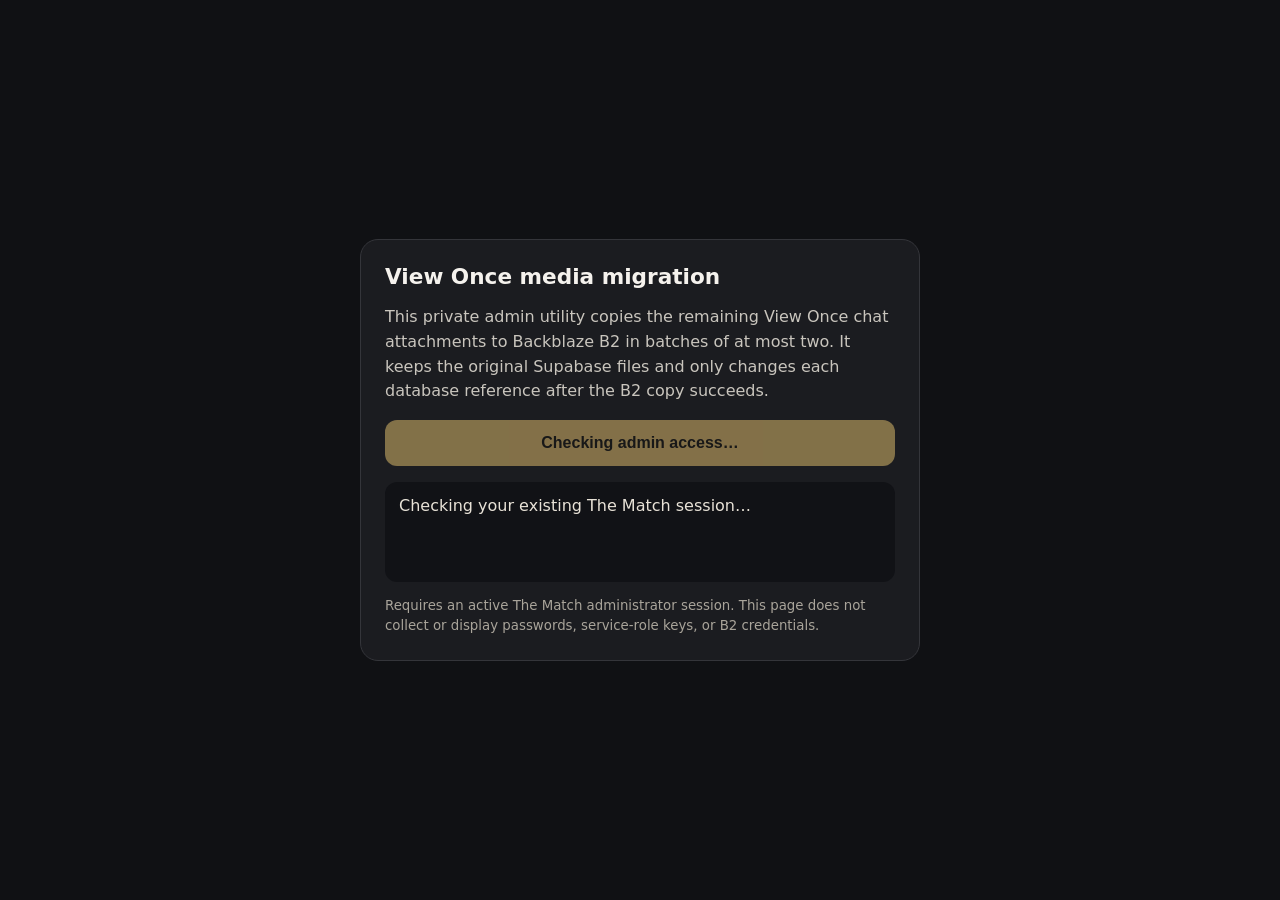
<file: b2-view-once-migration.html>
<!doctype html>
<html lang="en">
<head>
<meta charset="utf-8">
<meta name="viewport" content="width=device-width, initial-scale=1">
<title>The Match — View Once B2 migration</title>
<style>
:root{color-scheme:dark;font-family:system-ui,-apple-system,Segoe UI,sans-serif;background:#101114;color:#f5f2ed}
body{margin:0;min-height:100vh;display:grid;place-items:center;padding:20px;box-sizing:border-box}
main{width:min(100%,560px);background:#1b1c20;border:1px solid #34353a;border-radius:18px;padding:24px;box-sizing:border-box}
h1{font-size:1.35rem;margin:0 0 8px}p{color:#c9c5bd;line-height:1.55}
button{width:100%;padding:14px 18px;border:0;border-radius:12px;background:#d8b66a;color:#171512;font-weight:700;font-size:1rem}
button:disabled{opacity:.55}
#status{white-space:pre-wrap;background:#111216;border-radius:12px;padding:14px;min-height:72px;margin-top:16px;color:#e8e2d7}
small{display:block;color:#a9a49a;margin-top:14px;line-height:1.5}
</style>
</head>
<body>
<main>
<h1>View Once media migration</h1>
<p>This private admin utility copies the remaining View Once chat attachments to Backblaze B2 in batches of at most two. It keeps the original Supabase files and only changes each database reference after the B2 copy succeeds.</p>
<button id="start" disabled>Checking admin access…</button>
<div id="status" role="status">Checking your existing The Match session…</div>
<small>Requires an active The Match administrator session. This page does not collect or display passwords, service-role keys, or B2 credentials.</small>
</main>
<script type="module">
import { createClient } from "https://esm.sh/@supabase/supabase-js@2";
const SUPABASE_URL = "https://rxbdmgzmwhjnkcclyrcq.supabase.co";
const SUPABASE_PUBLISHABLE_KEY = "sb_publishable_5OirCmy8L5n3isPvi-P0w_Dgeb13U_";
const supabase = createClient(SUPABASE_URL, SUPABASE_PUBLISHABLE_KEY, {
  auth: { storageKey: "sb-rxbdmgzmwhjnkcclyrcq-auth-token", persistSession: true, autoRefreshToken: true }
});
const button = document.getElementById("start");
const status = document.getElementById("status");
function show(message){ status.textContent = message; }
async function initialize(){
  const { data: { session }, error: sessionError } = await supabase.auth.getSession();
  if(sessionError || !session){ button.textContent="Sign in to The Match first"; show("No active The Match session was found in this browser. Sign in to The Match, then reopen this page."); return; }
  const { data: isAdmin, error } = await supabase.rpc("is_match_admin");
  if(error || isAdmin !== true){ button.textContent="Administrator access required"; show("This account is not authorized to run media migration."); return; }
  button.disabled=false;
  button.textContent="Migrate remaining View Once files";
  show("Administrator session verified. Original Supabase files will be retained.");
}
button.addEventListener("click", async ()=>{
  button.disabled=true;
  let total=0;
  const reports=[];
  try{
    for(let batch=1;batch<=10;batch++){
      show("Running View Once batch "+batch+"…\n"+reports.join("\n"));
      const { data, error } = await supabase.functions.invoke("b2-media-migrate", {
        body:{category:"chat_media",limit:2,includeViewOnce:true}
      });
      if(error){
        let detail=error.message || "Migration request failed.";
        if(error.context){ try{ const body=await error.context.json(); detail=body.error || JSON.stringify(body); }catch{} }
        throw new Error(detail);
      }
      if(!data || data.failed>0 || data.success!==true){
        throw new Error((data?.failures || []).join("\n") || "The worker reported an unsuccessful batch.");
      }
      total += Number(data.migrated || 0);
      reports.push("Batch "+batch+": "+data.migrated+" copied; "+data.remaining+" remaining.");
      show("Migrated "+total+" View Once file(s).\n"+reports.join("\n"));
      if(data.remaining===0){ show("Completed successfully. "+total+" View Once file(s) now reference B2. Original Supabase files were retained.\n"+reports.join("\n")); return; }
      if(data.processed===0 || data.migrated===0){ throw new Error("No progress was made; stopped safely for review."); }
    }
    show("Stopped after the safety limit of 10 batches. Migrated "+total+" file(s).\n"+reports.join("\n"));
  }catch(error){
    show("Stopped safely. Migrated "+total+" file(s) before the issue.\n"+(error instanceof Error?error.message:"Unknown error")+"\n"+reports.join("\n")+"\nOriginal Supabase files were retained.");
  }finally{
    button.disabled=false;
    button.textContent="Run migration again";
  }
});
initialize();
</script>
</body>
</html>
</file>
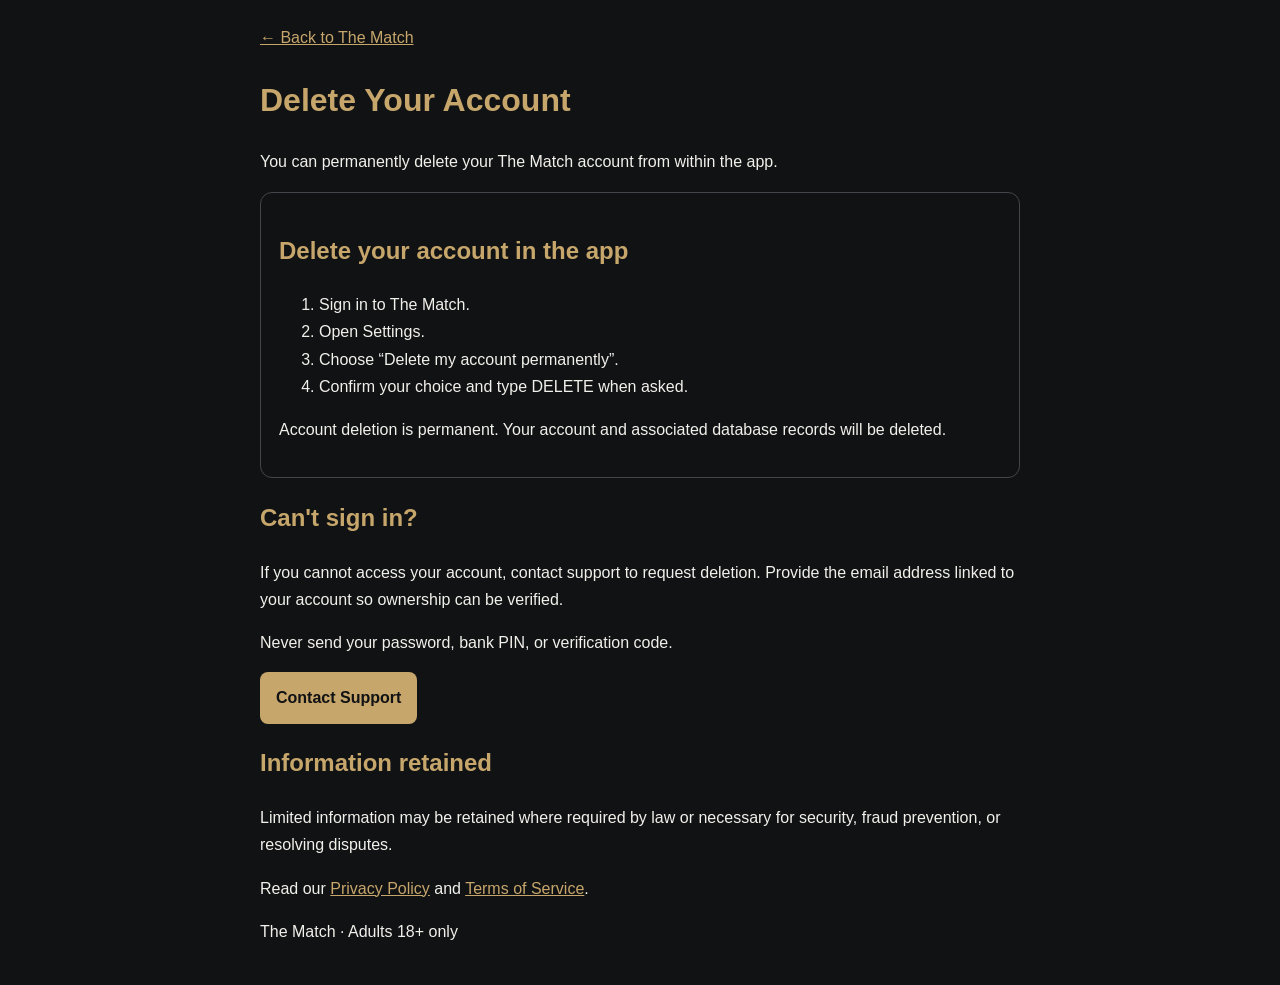
<file: delete-account.html>
<!DOCTYPE html>
<html lang="en">
<head>
  <meta charset="UTF-8">
  <meta name="viewport" content="width=device-width, initial-scale=1">
  <meta name="theme-color" content="#111214">
  <title>Delete Account | The Match</title>
  <style>
    body {
      margin: 0;
      padding: 24px 18px;
      background: #111214;
      color: #f2f0eb;
      font: 16px/1.7 Arial, sans-serif;
    }
    main { max-width: 760px; margin: auto; }
    h1, h2, a { color: #c6a66b; }
    .card {
      padding: 18px;
      border: 1px solid #45464b;
      border-radius: 12px;
    }
    .button {
      display: inline-block;
      padding: 12px 16px;
      background: #c6a66b;
      color: #111214;
      border-radius: 8px;
      font-weight: bold;
      text-decoration: none;
    }
  </style>
</head>
<body>
<main>
  <a href="/">← Back to The Match</a>
  <h1>Delete Your Account</h1>

  <p>You can permanently delete your The Match account
  from within the app.</p>

  <div class="card">
    <h2>Delete your account in the app</h2>
    <ol>
      <li>Sign in to The Match.</li>
      <li>Open Settings.</li>
      <li>Choose “Delete my account permanently”.</li>
      <li>Confirm your choice and type DELETE when asked.</li>
    </ol>
    <p>Account deletion is permanent. Your account and
    associated database records will be deleted.</p>
  </div>

  <h2>Can't sign in?</h2>
  <p>If you cannot access your account, contact support
  to request deletion. Provide the email address linked
  to your account so ownership can be verified.</p>
  <p>Never send your password, bank PIN, or verification code.</p>

  <a class="button"
     href="https://wa.me/message/5LB77KW7QGYSJ1"
     target="_blank"
     rel="noopener noreferrer">
    Contact Support
  </a>

  <h2>Information retained</h2>
  <p>Limited information may be retained where required
  by law or necessary for security, fraud prevention,
  or resolving disputes.</p>

  <p>Read our <a href="/privacy.html">Privacy Policy</a>
  and <a href="/terms.html">Terms of Service</a>.</p>
  <p>The Match · Adults 18+ only</p>
</main>
</body>
</html>
</file>
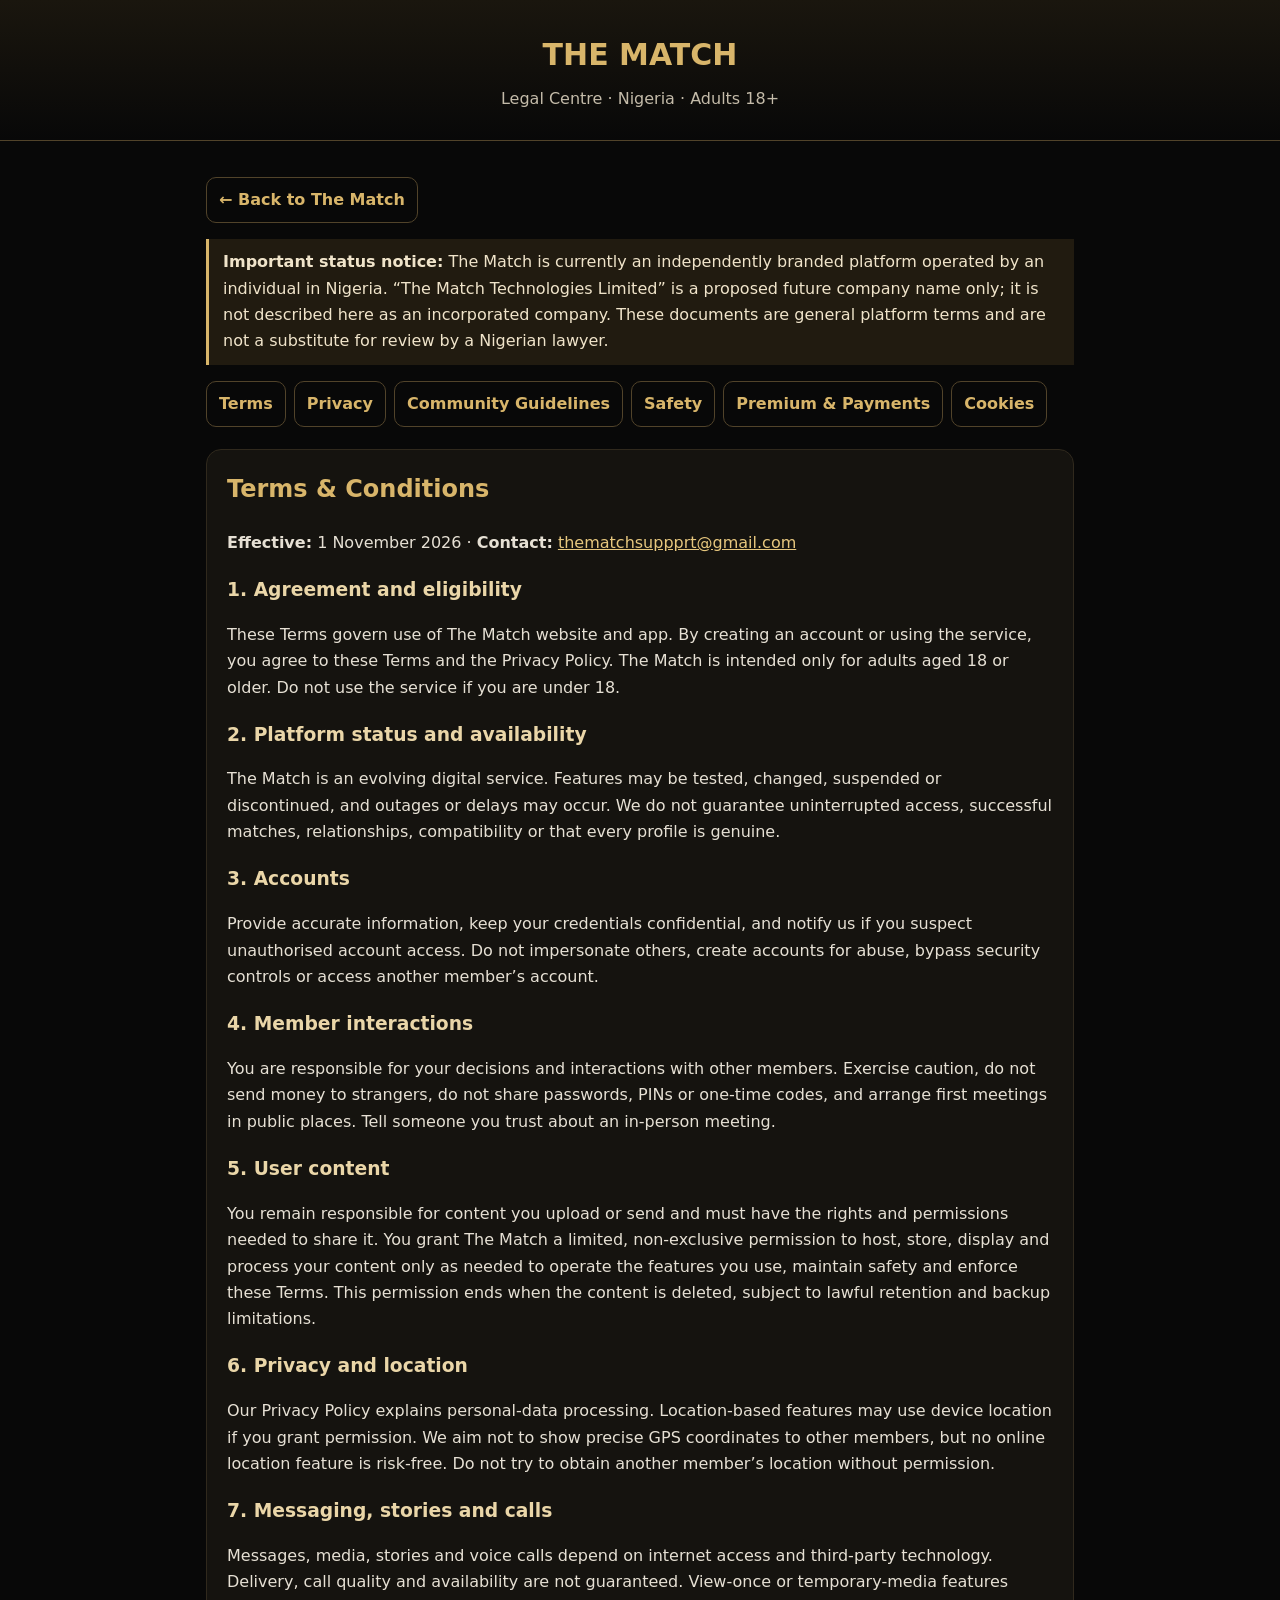
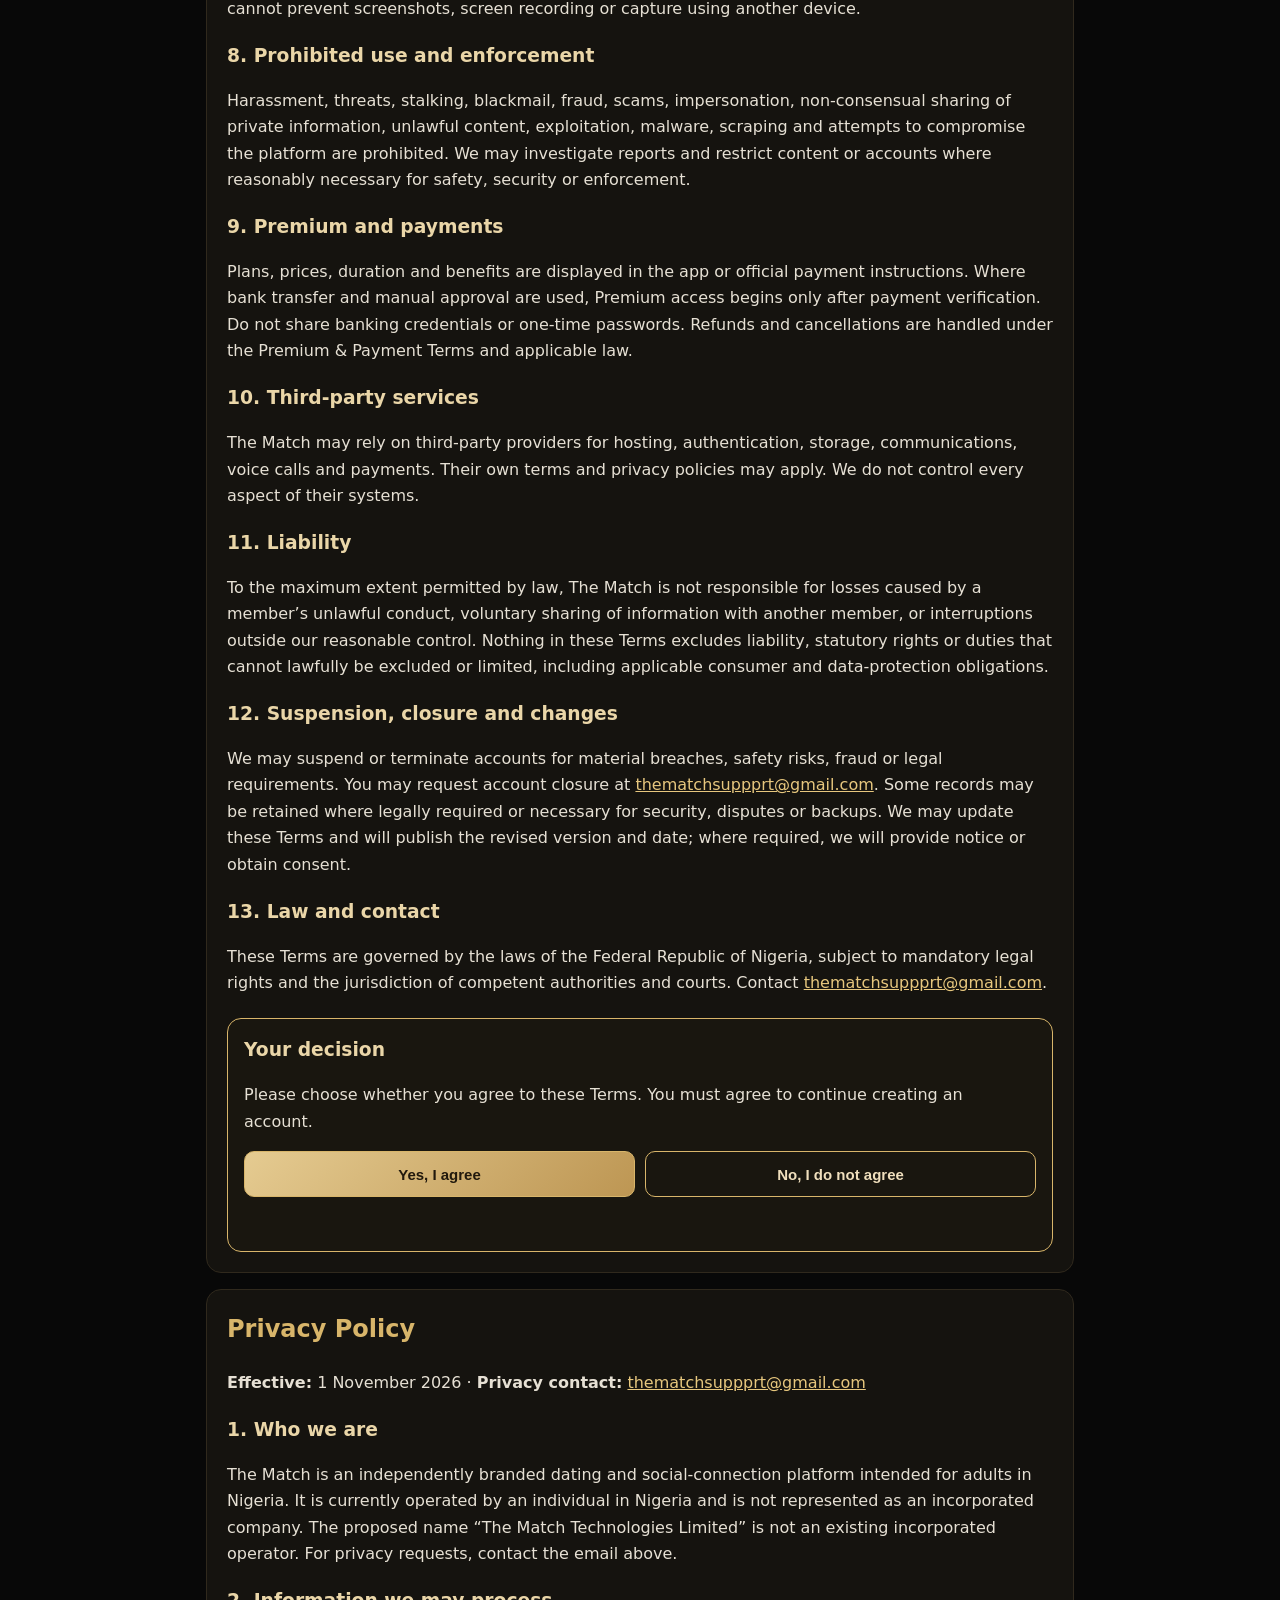
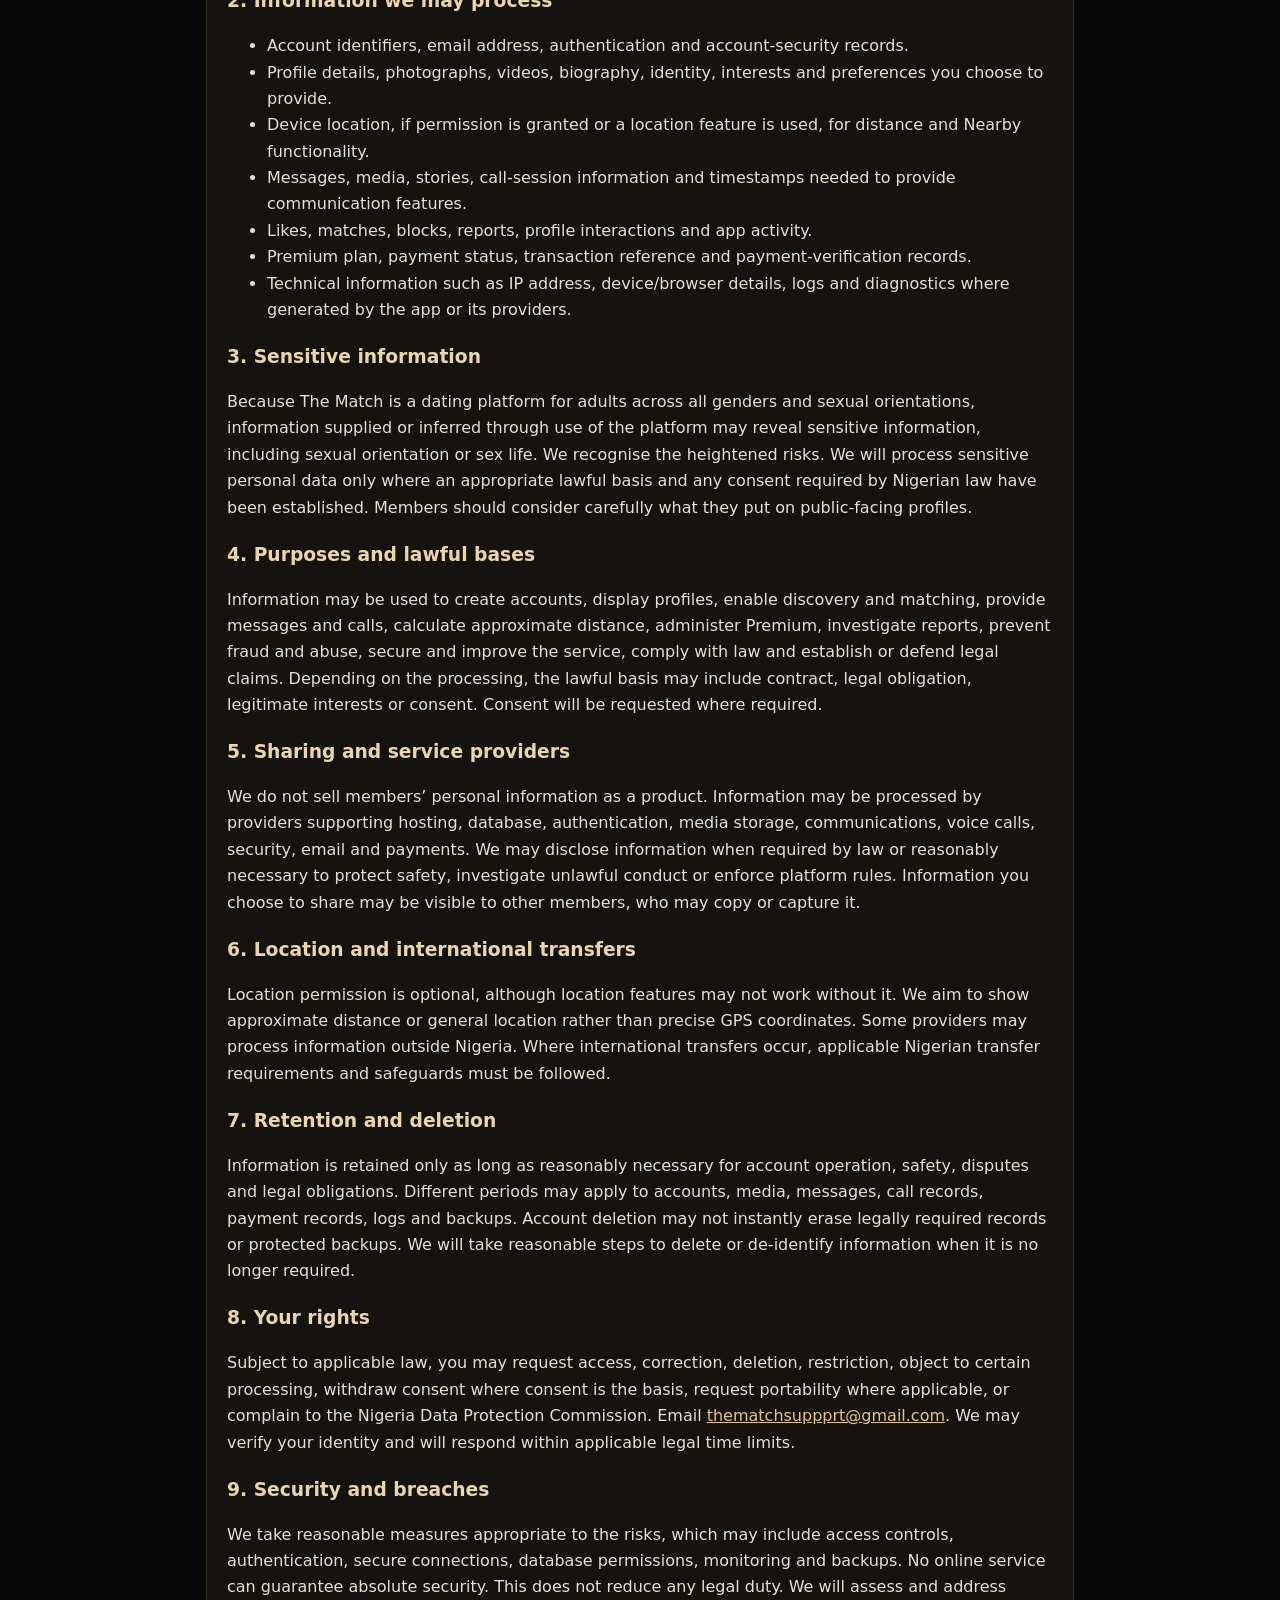
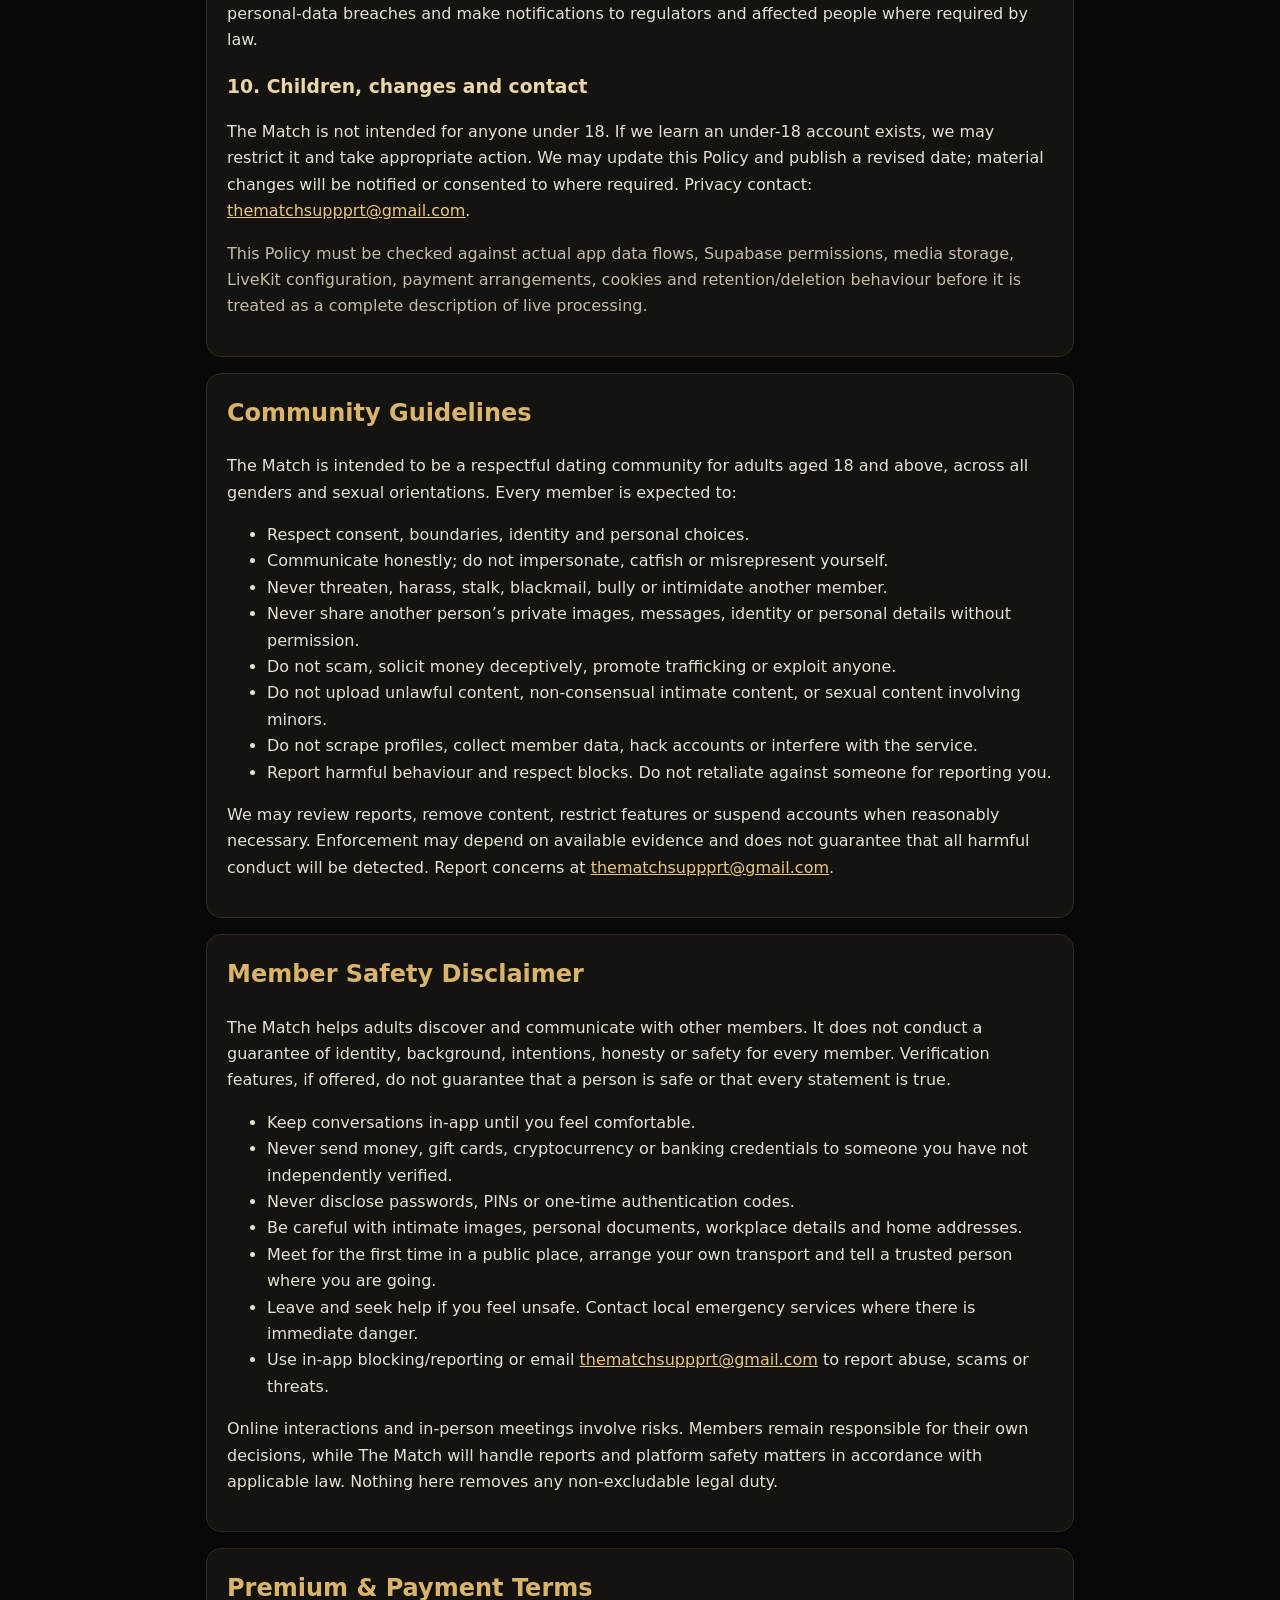
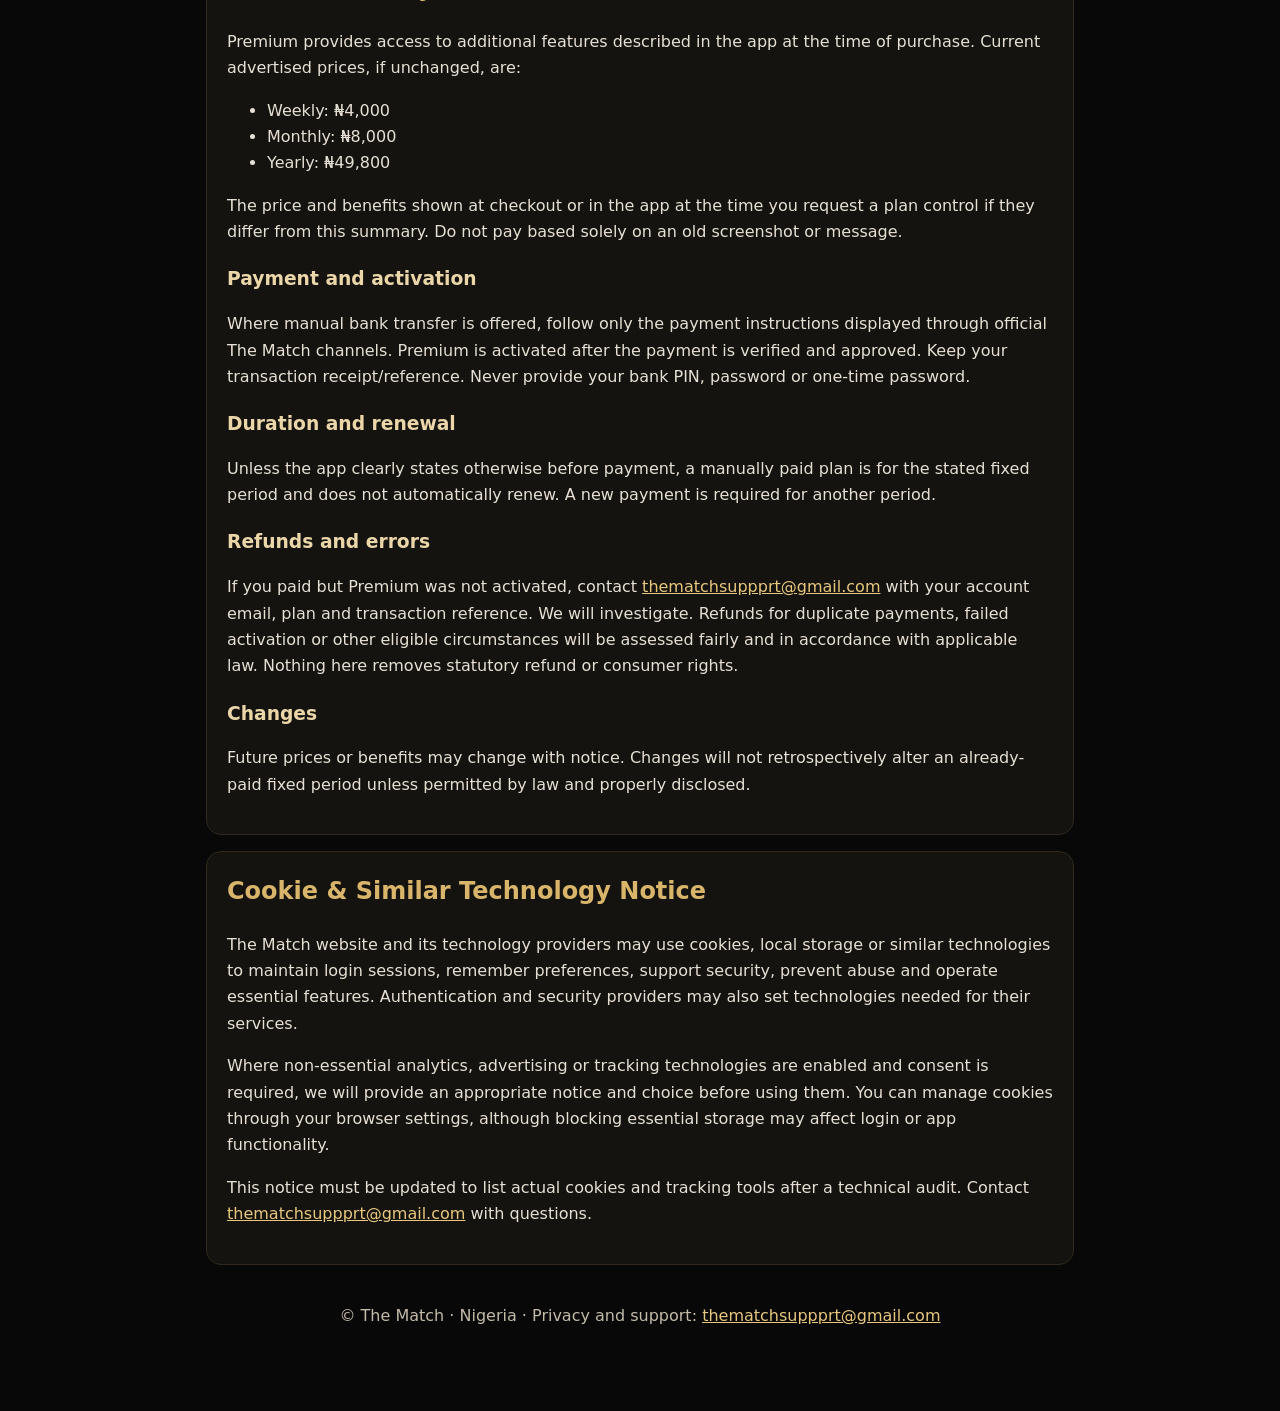
<file: legal.html>
<!doctype html>
<html lang="en">
<head>
<meta charset="utf-8">
<meta name="viewport" content="width=device-width,initial-scale=1">
<meta name="theme-color" content="#080808">
<title>Legal Centre | The Match</title>
<style>
:root{color-scheme:dark;--bg:#080808;--card:#15130f;--gold:#d8b56a;--muted:#c4bba9;--line:#51432a}
*{box-sizing:border-box}body{margin:0;background:var(--bg);color:#f7f3e9;font:16px/1.65 system-ui,-apple-system,Segoe UI,sans-serif}
header{padding:30px 18px 22px;text-align:center;border-bottom:1px solid var(--line);background:linear-gradient(180deg,#1a160e,#080808)}
header h1{margin:0;color:var(--gold);font-size:30px}header p{margin:6px 0;color:var(--muted)}
main{max-width:900px;margin:auto;padding:20px 16px 60px}
nav{display:flex;flex-wrap:wrap;gap:8px;margin:0 0 22px}
nav a,.back{display:inline-block;padding:9px 12px;border:1px solid var(--line);border-radius:10px;color:var(--gold);text-decoration:none;font-weight:650}
section{scroll-margin-top:16px;background:var(--card);border:1px solid #30291d;border-radius:15px;padding:20px;margin:16px 0}
h2{color:var(--gold);margin-top:0}h3{color:#ead6a8;margin-bottom:5px}
p,li{color:#e6e0d4}small,.muted{color:var(--muted)}
a{color:#e7c77e}footer{text-align:center;padding:22px;color:var(--muted)}
.notice{border-left:3px solid var(--gold);padding:10px 14px;background:#211b10;color:#f0e4ca}
.terms-decision{margin-top:22px;padding:16px;border:1px solid var(--gold);border-radius:14px;background:#19160f}
.terms-decision h3{margin-top:0}.terms-decision-actions{display:flex;flex-wrap:wrap;gap:10px}
.terms-decision-actions button{flex:1;min-width:145px;min-height:46px;padding:11px 14px;border:1px solid var(--gold);border-radius:10px;font-weight:700;font-size:15px;cursor:pointer}
#termsAgreeButton{background:linear-gradient(135deg,#e5cb91,#bd9653);color:#21190d}
#termsDeclineButton{background:transparent;color:#f0dfbd}
#termsDecisionStatus{min-height:1.4em;margin-bottom:0;color:var(--muted)}
</style>
</head>
<body>
<header><h1>THE MATCH</h1><p>Legal Centre · Nigeria · Adults 18+</p></header>
<main>
<p><a class="back" href="/">← Back to The Match</a></p>
<p class="notice"><strong>Important status notice:</strong> The Match is currently an independently branded platform operated by an individual in Nigeria. “The Match Technologies Limited” is a proposed future company name only; it is not described here as an incorporated company. These documents are general platform terms and are not a substitute for review by a Nigerian lawyer.</p>
<nav aria-label="Legal documents">
<a href="#terms">Terms</a><a href="#privacy">Privacy</a><a href="#community">Community Guidelines</a><a href="#safety">Safety</a><a href="#premium">Premium & Payments</a><a href="#cookies">Cookies</a>
</nav>

<section id="terms">
<h2>Terms & Conditions</h2><p><strong>Effective:</strong> 1 November 2026 · <strong>Contact:</strong> <a href="mailto:thematchsuppprt@gmail.com">thematchsuppprt@gmail.com</a></p>
<h3>1. Agreement and eligibility</h3><p>These Terms govern use of The Match website and app. By creating an account or using the service, you agree to these Terms and the Privacy Policy. The Match is intended only for adults aged 18 or older. Do not use the service if you are under 18.</p>
<h3>2. Platform status and availability</h3><p>The Match is an evolving digital service. Features may be tested, changed, suspended or discontinued, and outages or delays may occur. We do not guarantee uninterrupted access, successful matches, relationships, compatibility or that every profile is genuine.</p>
<h3>3. Accounts</h3><p>Provide accurate information, keep your credentials confidential, and notify us if you suspect unauthorised account access. Do not impersonate others, create accounts for abuse, bypass security controls or access another member’s account.</p>
<h3>4. Member interactions</h3><p>You are responsible for your decisions and interactions with other members. Exercise caution, do not send money to strangers, do not share passwords, PINs or one-time codes, and arrange first meetings in public places. Tell someone you trust about an in-person meeting.</p>
<h3>5. User content</h3><p>You remain responsible for content you upload or send and must have the rights and permissions needed to share it. You grant The Match a limited, non-exclusive permission to host, store, display and process your content only as needed to operate the features you use, maintain safety and enforce these Terms. This permission ends when the content is deleted, subject to lawful retention and backup limitations.</p>
<h3>6. Privacy and location</h3><p>Our Privacy Policy explains personal-data processing. Location-based features may use device location if you grant permission. We aim not to show precise GPS coordinates to other members, but no online location feature is risk-free. Do not try to obtain another member’s location without permission.</p>
<h3>7. Messaging, stories and calls</h3><p>Messages, media, stories and voice calls depend on internet access and third-party technology. Delivery, call quality and availability are not guaranteed. View-once or temporary-media features cannot prevent screenshots, screen recording or capture using another device.</p>
<h3>8. Prohibited use and enforcement</h3><p>Harassment, threats, stalking, blackmail, fraud, scams, impersonation, non-consensual sharing of private information, unlawful content, exploitation, malware, scraping and attempts to compromise the platform are prohibited. We may investigate reports and restrict content or accounts where reasonably necessary for safety, security or enforcement.</p>
<h3>9. Premium and payments</h3><p>Plans, prices, duration and benefits are displayed in the app or official payment instructions. Where bank transfer and manual approval are used, Premium access begins only after payment verification. Do not share banking credentials or one-time passwords. Refunds and cancellations are handled under the Premium & Payment Terms and applicable law.</p>
<h3>10. Third-party services</h3><p>The Match may rely on third-party providers for hosting, authentication, storage, communications, voice calls and payments. Their own terms and privacy policies may apply. We do not control every aspect of their systems.</p>
<h3>11. Liability</h3><p>To the maximum extent permitted by law, The Match is not responsible for losses caused by a member’s unlawful conduct, voluntary sharing of information with another member, or interruptions outside our reasonable control. Nothing in these Terms excludes liability, statutory rights or duties that cannot lawfully be excluded or limited, including applicable consumer and data-protection obligations.</p>
<h3>12. Suspension, closure and changes</h3><p>We may suspend or terminate accounts for material breaches, safety risks, fraud or legal requirements. You may request account closure at <a href="mailto:thematchsuppprt@gmail.com">thematchsuppprt@gmail.com</a>. Some records may be retained where legally required or necessary for security, disputes or backups. We may update these Terms and will publish the revised version and date; where required, we will provide notice or obtain consent.</p>
<h3>13. Law and contact</h3><p>These Terms are governed by the laws of the Federal Republic of Nigeria, subject to mandatory legal rights and the jurisdiction of competent authorities and courts. Contact <a href="mailto:thematchsuppprt@gmail.com">thematchsuppprt@gmail.com</a>.</p>
<div class="terms-decision" role="group" aria-labelledby="termsDecisionTitle">
  <h3 id="termsDecisionTitle">Your decision</h3>
  <p>Please choose whether you agree to these Terms. You must agree to continue creating an account.</p>
  <div class="terms-decision-actions">
    <button type="button" id="termsAgreeButton">Yes, I agree</button>
    <button type="button" id="termsDeclineButton">No, I do not agree</button>
  </div>
  <p id="termsDecisionStatus" role="status" aria-live="polite"></p>
</div>
</section>

<section id="privacy">
<h2>Privacy Policy</h2><p><strong>Effective:</strong> 1 November 2026 · <strong>Privacy contact:</strong> <a href="mailto:thematchsuppprt@gmail.com">thematchsuppprt@gmail.com</a></p>
<h3>1. Who we are</h3><p>The Match is an independently branded dating and social-connection platform intended for adults in Nigeria. It is currently operated by an individual in Nigeria and is not represented as an incorporated company. The proposed name “The Match Technologies Limited” is not an existing incorporated operator. For privacy requests, contact the email above.</p>
<h3>2. Information we may process</h3><ul><li>Account identifiers, email address, authentication and account-security records.</li><li>Profile details, photographs, videos, biography, identity, interests and preferences you choose to provide.</li><li>Device location, if permission is granted or a location feature is used, for distance and Nearby functionality.</li><li>Messages, media, stories, call-session information and timestamps needed to provide communication features.</li><li>Likes, matches, blocks, reports, profile interactions and app activity.</li><li>Premium plan, payment status, transaction reference and payment-verification records.</li><li>Technical information such as IP address, device/browser details, logs and diagnostics where generated by the app or its providers.</li></ul>
<h3>3. Sensitive information</h3><p>Because The Match is a dating platform for adults across all genders and sexual orientations, information supplied or inferred through use of the platform may reveal sensitive information, including sexual orientation or sex life. We recognise the heightened risks. We will process sensitive personal data only where an appropriate lawful basis and any consent required by Nigerian law have been established. Members should consider carefully what they put on public-facing profiles.</p>
<h3>4. Purposes and lawful bases</h3><p>Information may be used to create accounts, display profiles, enable discovery and matching, provide messages and calls, calculate approximate distance, administer Premium, investigate reports, prevent fraud and abuse, secure and improve the service, comply with law and establish or defend legal claims. Depending on the processing, the lawful basis may include contract, legal obligation, legitimate interests or consent. Consent will be requested where required.</p>
<h3>5. Sharing and service providers</h3><p>We do not sell members’ personal information as a product. Information may be processed by providers supporting hosting, database, authentication, media storage, communications, voice calls, security, email and payments. We may disclose information when required by law or reasonably necessary to protect safety, investigate unlawful conduct or enforce platform rules. Information you choose to share may be visible to other members, who may copy or capture it.</p>
<h3>6. Location and international transfers</h3><p>Location permission is optional, although location features may not work without it. We aim to show approximate distance or general location rather than precise GPS coordinates. Some providers may process information outside Nigeria. Where international transfers occur, applicable Nigerian transfer requirements and safeguards must be followed.</p>
<h3>7. Retention and deletion</h3><p>Information is retained only as long as reasonably necessary for account operation, safety, disputes and legal obligations. Different periods may apply to accounts, media, messages, call records, payment records, logs and backups. Account deletion may not instantly erase legally required records or protected backups. We will take reasonable steps to delete or de-identify information when it is no longer required.</p>
<h3>8. Your rights</h3><p>Subject to applicable law, you may request access, correction, deletion, restriction, object to certain processing, withdraw consent where consent is the basis, request portability where applicable, or complain to the Nigeria Data Protection Commission. Email <a href="mailto:thematchsuppprt@gmail.com">thematchsuppprt@gmail.com</a>. We may verify your identity and will respond within applicable legal time limits.</p>
<h3>9. Security and breaches</h3><p>We take reasonable measures appropriate to the risks, which may include access controls, authentication, secure connections, database permissions, monitoring and backups. No online service can guarantee absolute security. This does not reduce any legal duty. We will assess and address personal-data breaches and make notifications to regulators and affected people where required by law.</p>
<h3>10. Children, changes and contact</h3><p>The Match is not intended for anyone under 18. If we learn an under-18 account exists, we may restrict it and take appropriate action. We may update this Policy and publish a revised date; material changes will be notified or consented to where required. Privacy contact: <a href="mailto:thematchsuppprt@gmail.com">thematchsuppprt@gmail.com</a>.</p>
<p class="muted">This Policy must be checked against actual app data flows, Supabase permissions, media storage, LiveKit configuration, payment arrangements, cookies and retention/deletion behaviour before it is treated as a complete description of live processing.</p>
</section>

<section id="community">
<h2>Community Guidelines</h2><p>The Match is intended to be a respectful dating community for adults aged 18 and above, across all genders and sexual orientations. Every member is expected to:</p>
<ul><li>Respect consent, boundaries, identity and personal choices.</li><li>Communicate honestly; do not impersonate, catfish or misrepresent yourself.</li><li>Never threaten, harass, stalk, blackmail, bully or intimidate another member.</li><li>Never share another person’s private images, messages, identity or personal details without permission.</li><li>Do not scam, solicit money deceptively, promote trafficking or exploit anyone.</li><li>Do not upload unlawful content, non-consensual intimate content, or sexual content involving minors.</li><li>Do not scrape profiles, collect member data, hack accounts or interfere with the service.</li><li>Report harmful behaviour and respect blocks. Do not retaliate against someone for reporting you.</li></ul>
<p>We may review reports, remove content, restrict features or suspend accounts when reasonably necessary. Enforcement may depend on available evidence and does not guarantee that all harmful conduct will be detected. Report concerns at <a href="mailto:thematchsuppprt@gmail.com">thematchsuppprt@gmail.com</a>.</p>
</section>

<section id="safety">
<h2>Member Safety Disclaimer</h2>
<p>The Match helps adults discover and communicate with other members. It does not conduct a guarantee of identity, background, intentions, honesty or safety for every member. Verification features, if offered, do not guarantee that a person is safe or that every statement is true.</p>
<ul><li>Keep conversations in-app until you feel comfortable.</li><li>Never send money, gift cards, cryptocurrency or banking credentials to someone you have not independently verified.</li><li>Never disclose passwords, PINs or one-time authentication codes.</li><li>Be careful with intimate images, personal documents, workplace details and home addresses.</li><li>Meet for the first time in a public place, arrange your own transport and tell a trusted person where you are going.</li><li>Leave and seek help if you feel unsafe. Contact local emergency services where there is immediate danger.</li><li>Use in-app blocking/reporting or email <a href="mailto:thematchsuppprt@gmail.com">thematchsuppprt@gmail.com</a> to report abuse, scams or threats.</li></ul>
<p>Online interactions and in-person meetings involve risks. Members remain responsible for their own decisions, while The Match will handle reports and platform safety matters in accordance with applicable law. Nothing here removes any non-excludable legal duty.</p>
</section>

<section id="premium">
<h2>Premium & Payment Terms</h2>
<p>Premium provides access to additional features described in the app at the time of purchase. Current advertised prices, if unchanged, are:</p>
<ul><li>Weekly: ₦4,000</li><li>Monthly: ₦8,000</li><li>Yearly: ₦49,800</li></ul>
<p>The price and benefits shown at checkout or in the app at the time you request a plan control if they differ from this summary. Do not pay based solely on an old screenshot or message.</p>
<h3>Payment and activation</h3><p>Where manual bank transfer is offered, follow only the payment instructions displayed through official The Match channels. Premium is activated after the payment is verified and approved. Keep your transaction receipt/reference. Never provide your bank PIN, password or one-time password.</p>
<h3>Duration and renewal</h3><p>Unless the app clearly states otherwise before payment, a manually paid plan is for the stated fixed period and does not automatically renew. A new payment is required for another period.</p>
<h3>Refunds and errors</h3><p>If you paid but Premium was not activated, contact <a href="mailto:thematchsuppprt@gmail.com">thematchsuppprt@gmail.com</a> with your account email, plan and transaction reference. We will investigate. Refunds for duplicate payments, failed activation or other eligible circumstances will be assessed fairly and in accordance with applicable law. Nothing here removes statutory refund or consumer rights.</p>
<h3>Changes</h3><p>Future prices or benefits may change with notice. Changes will not retrospectively alter an already-paid fixed period unless permitted by law and properly disclosed.</p>
</section>

<section id="cookies">
<h2>Cookie & Similar Technology Notice</h2>
<p>The Match website and its technology providers may use cookies, local storage or similar technologies to maintain login sessions, remember preferences, support security, prevent abuse and operate essential features. Authentication and security providers may also set technologies needed for their services.</p>
<p>Where non-essential analytics, advertising or tracking technologies are enabled and consent is required, we will provide an appropriate notice and choice before using them. You can manage cookies through your browser settings, although blocking essential storage may affect login or app functionality.</p>
<p>This notice must be updated to list actual cookies and tracking tools after a technical audit. Contact <a href="mailto:thematchsuppprt@gmail.com">thematchsuppprt@gmail.com</a> with questions.</p>
</section>
<footer>© The Match · Nigeria · Privacy and support: <a href="mailto:thematchsuppprt@gmail.com">thematchsuppprt@gmail.com</a></footer>
</main>
<script>
(function(){
  const status = document.getElementById("termsDecisionStatus");
  function sendDecision(decision) {
    const signupWindow = window.parent && window.parent !== window
      ? window.parent
      : (window.opener && !window.opener.closed ? window.opener : null);
    if (signupWindow) {
      signupWindow.postMessage({
        type: "THE_MATCH_TERMS_DECISION",
        decision
      }, window.location.origin);
      status.textContent = decision === "yes"
        ? "Thank you. Your agreement is saved. You can continue your signup."
        : "You declined the Terms. You cannot create an account unless you agree.";
    } else {
      status.textContent = "Please open the Terms from the signup page so your decision can return to your application.";
    }
  }
  document.getElementById("termsAgreeButton")?.addEventListener("click",()=>sendDecision("yes"));
  document.getElementById("termsDeclineButton")?.addEventListener("click",()=>sendDecision("no"));
})();
</script>
</body></html>
</file>
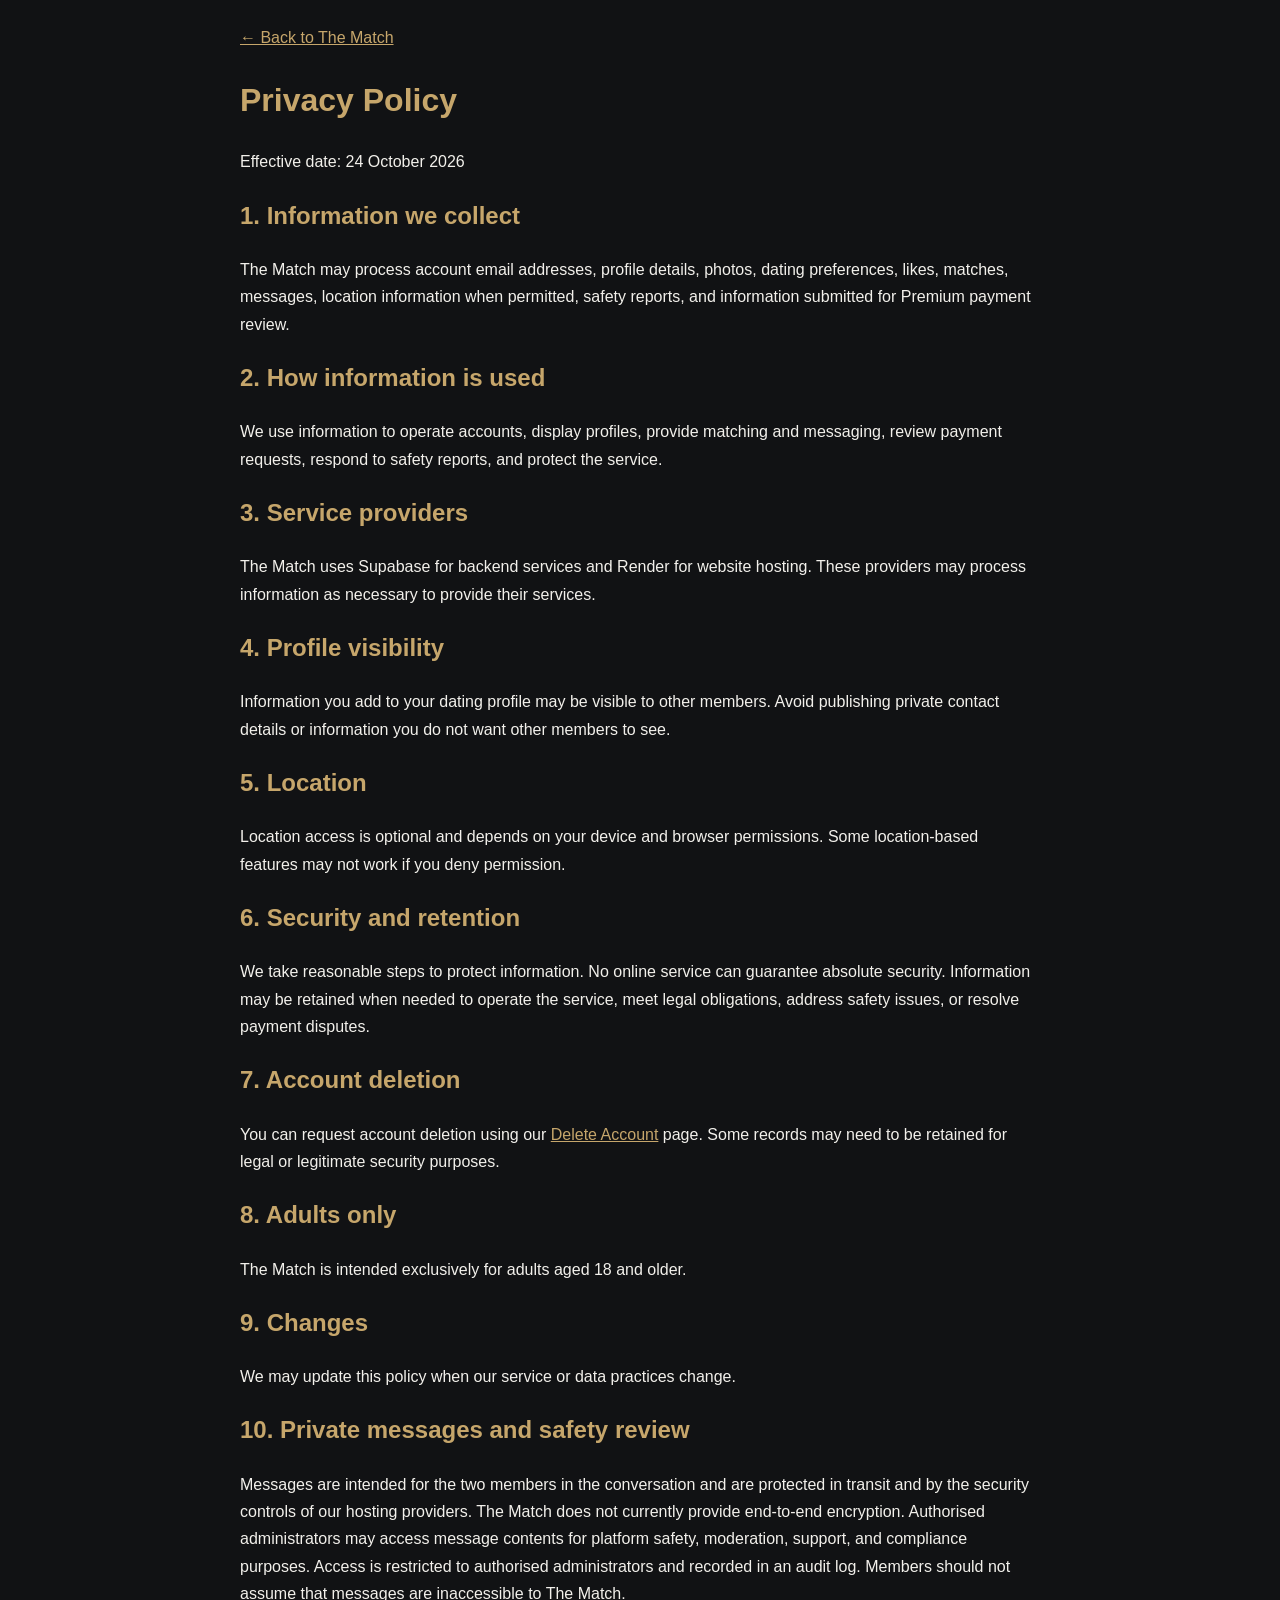
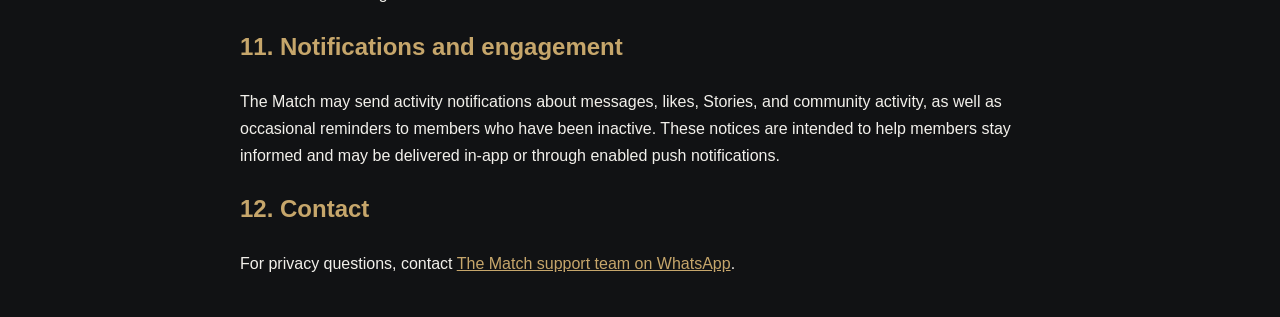
<file: privacy.html>
<!DOCTYPE html>
<html lang="en">
<head>
  <meta charset="UTF-8">
  <meta name="viewport" content="width=device-width, initial-scale=1">
  <meta name="theme-color" content="#111214">
  <title>Privacy Policy | The Match</title>
  <style>
    body {
      margin: 0;
      padding: 24px 18px;
      background: #111214;
      color: #f2f0eb;
      font: 16px/1.7 Arial, sans-serif;
    }
    main {
      max-width: 800px;
      margin: auto;
    }
    h1, h2 { color: #c6a66b; }
    a { color: #c6a66b; }
  </style>
</head>
<body>
<main>
  <a href="/">← Back to The Match</a>
  <h1>Privacy Policy</h1>
  <p>Effective date: 24 October 2026</p>

  <h2>1. Information we collect</h2>
  <p>The Match may process account email addresses, profile details,
  photos, dating preferences, likes, matches, messages, location
  information when permitted, safety reports, and information
  submitted for Premium payment review.</p>

  <h2>2. How information is used</h2>
  <p>We use information to operate accounts, display profiles,
  provide matching and messaging, review payment requests,
  respond to safety reports, and protect the service.</p>

  <h2>3. Service providers</h2>
  <p>The Match uses Supabase for backend services and Render
  for website hosting. These providers may process information
  as necessary to provide their services.</p>

  <h2>4. Profile visibility</h2>
  <p>Information you add to your dating profile may be visible
  to other members. Avoid publishing private contact details
  or information you do not want other members to see.</p>

  <h2>5. Location</h2>
  <p>Location access is optional and depends on your device
  and browser permissions. Some location-based features may
  not work if you deny permission.</p>

  <h2>6. Security and retention</h2>
  <p>We take reasonable steps to protect information.
  No online service can guarantee absolute security.
  Information may be retained when needed to operate the
  service, meet legal obligations, address safety issues,
  or resolve payment disputes.</p>

  <h2>7. Account deletion</h2>
  <p>You can request account deletion using our
  <a href="/delete-account.html">Delete Account</a> page.
  Some records may need to be retained for legal or
  legitimate security purposes.</p>

  <h2>8. Adults only</h2>
  <p>The Match is intended exclusively for adults aged 18
  and older.</p>

  <h2>9. Changes</h2>
  <p>We may update this policy when our service or data
  practices change.</p>

  <h2>10. Private messages and safety review</h2>
  <p>Messages are intended for the two members in the conversation and are protected in transit and by the security controls of our hosting providers. The Match does not currently provide end-to-end encryption. Authorised administrators may access message contents for platform safety, moderation, support, and compliance purposes. Access is restricted to authorised administrators and recorded in an audit log. Members should not assume that messages are inaccessible to The Match.</p>

  <h2>11. Notifications and engagement</h2>
  <p>The Match may send activity notifications about messages, likes, Stories, and community activity, as well as occasional reminders to members who have been inactive. These notices are intended to help members stay informed and may be delivered in-app or through enabled push notifications.</p>

  <h2>12. Contact</h2>
  <p>For privacy questions, contact
  <a href="https://wa.me/message/5LB77KW7QGYSJ1">
  The Match support team on WhatsApp</a>.</p>
</main>
</body>
</html>
</file>
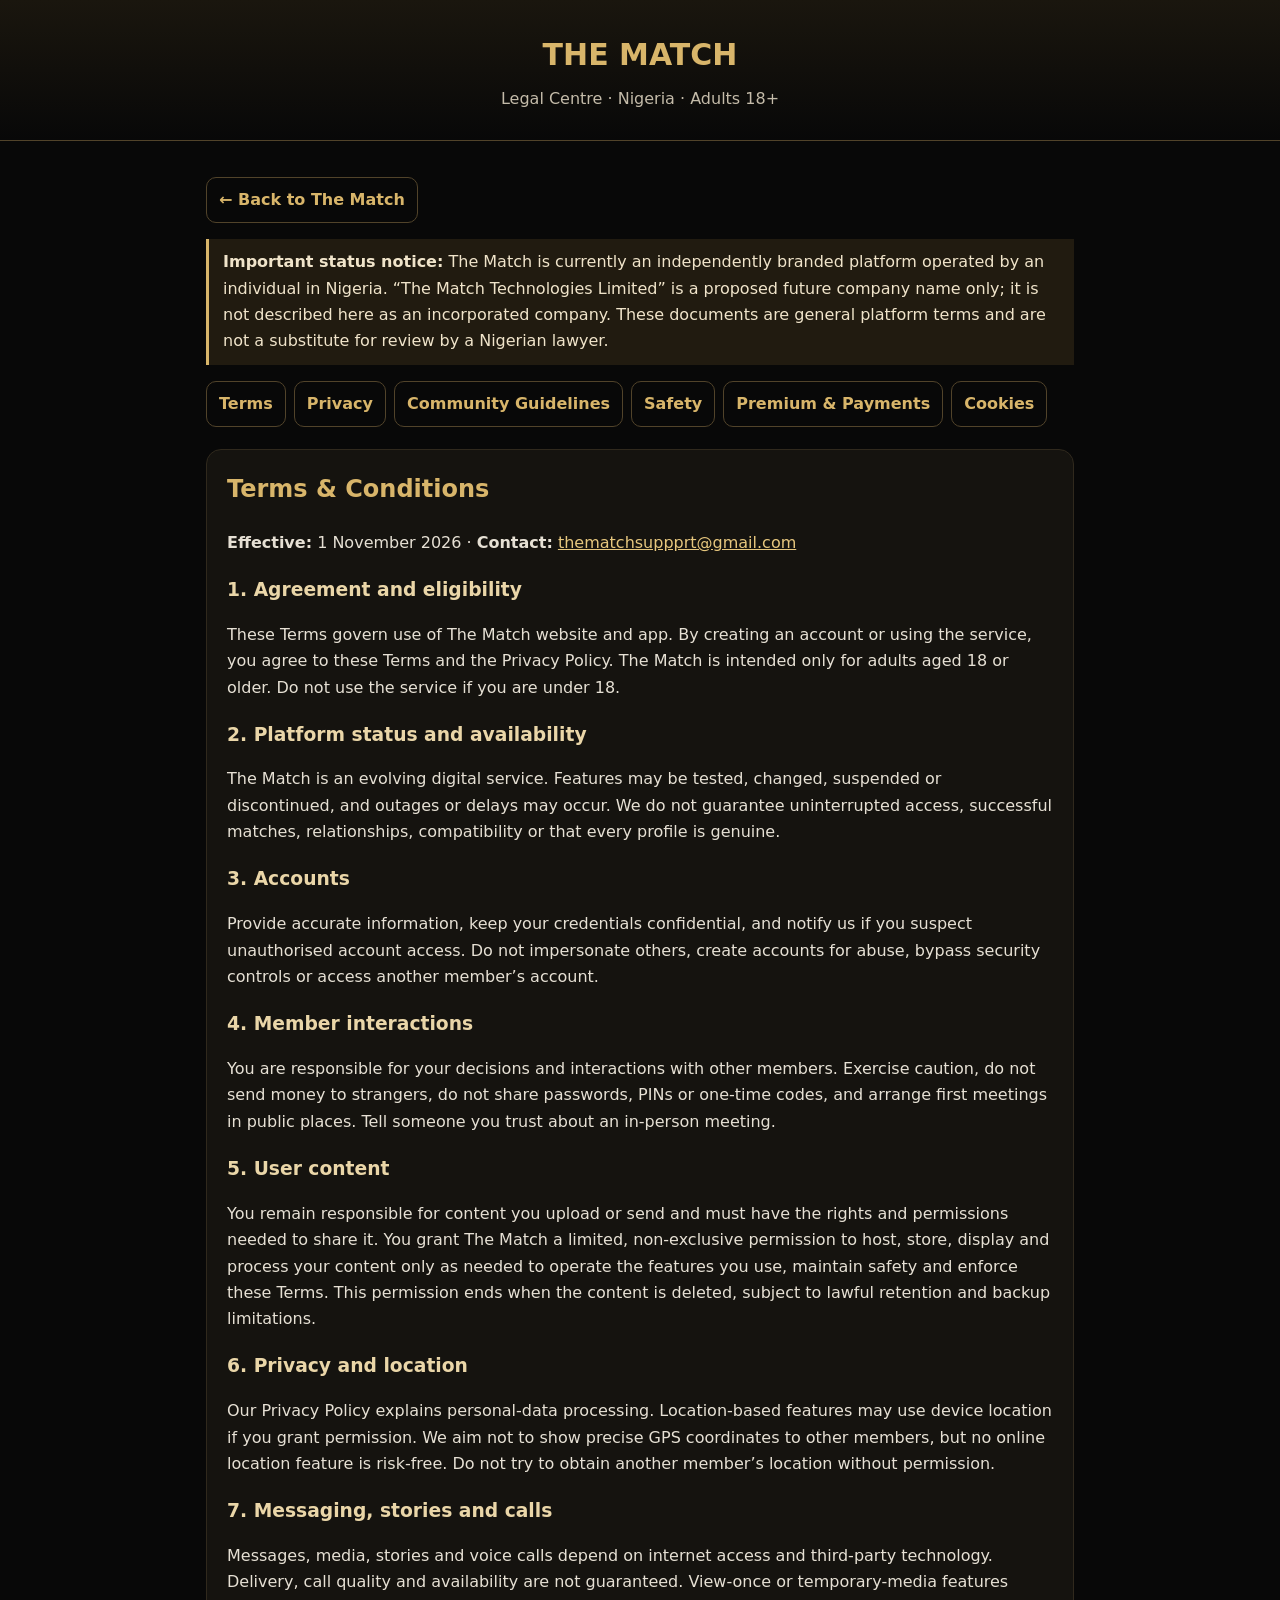
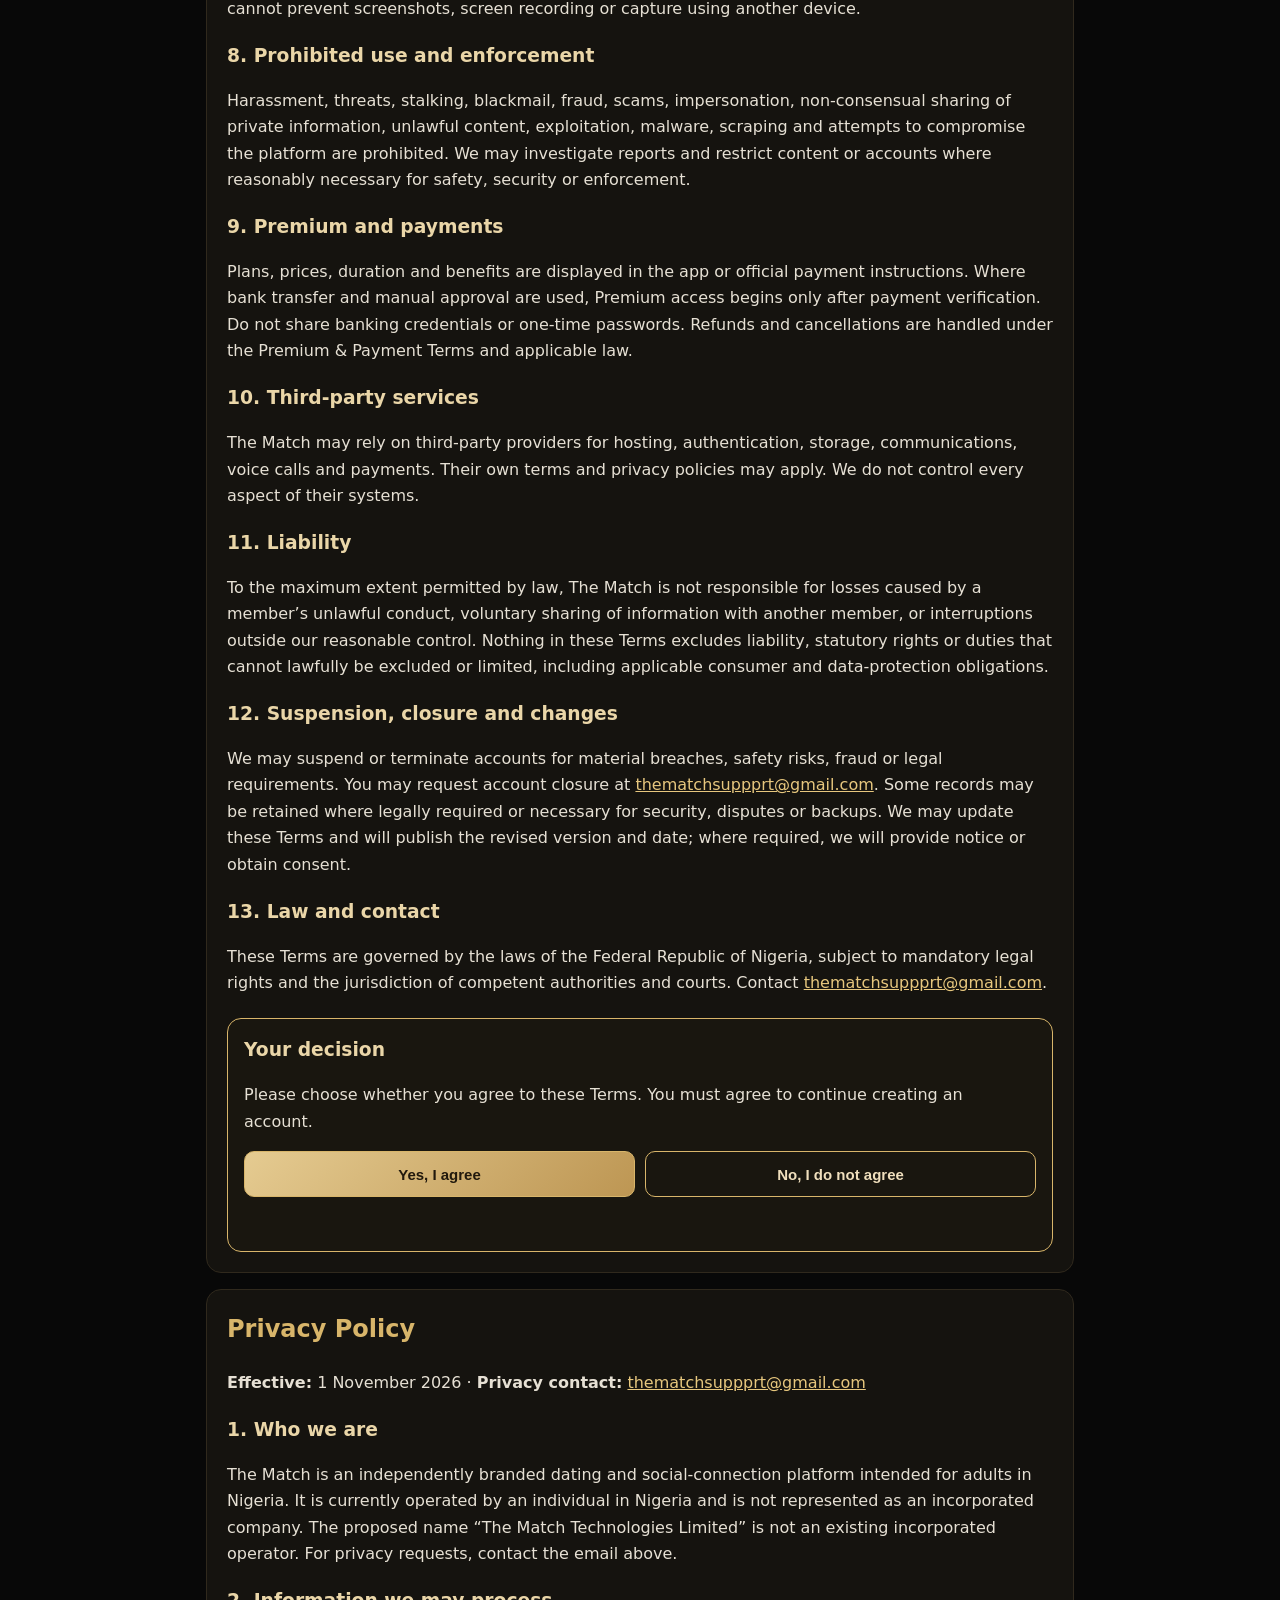
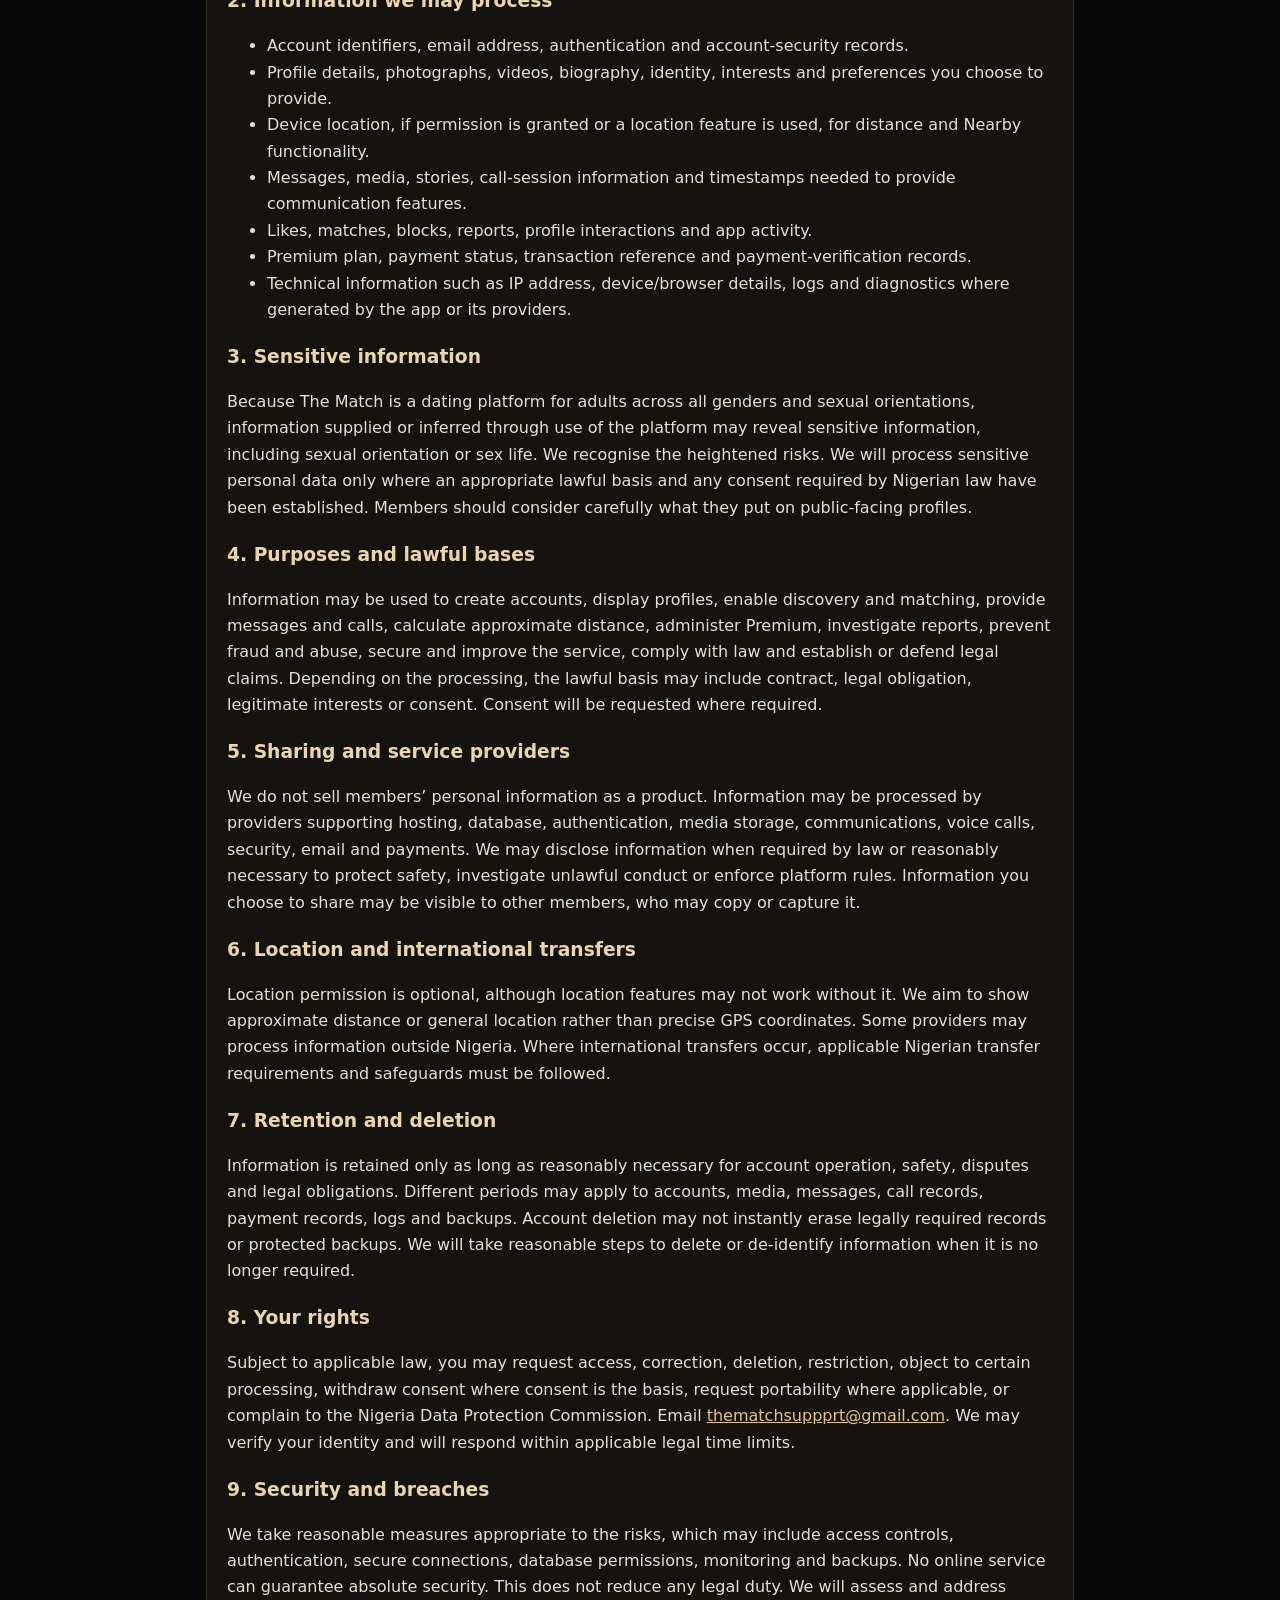
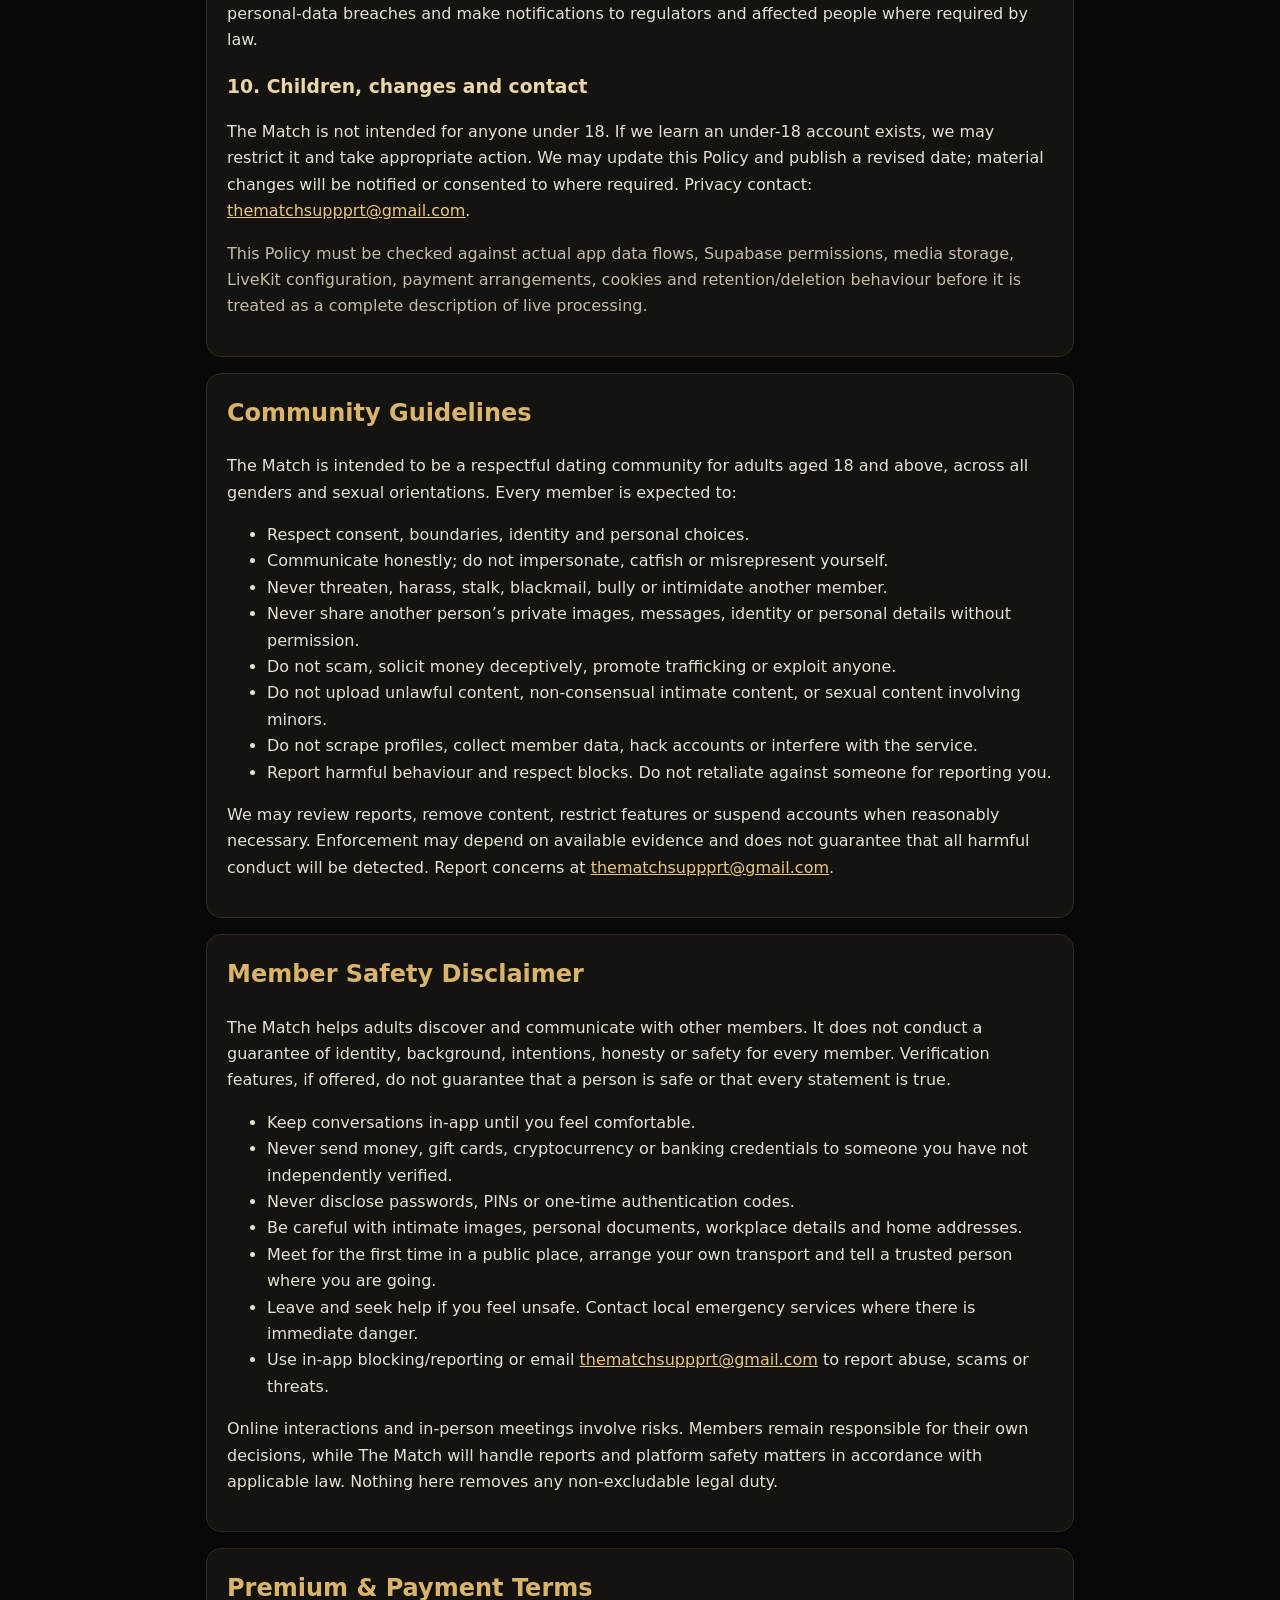
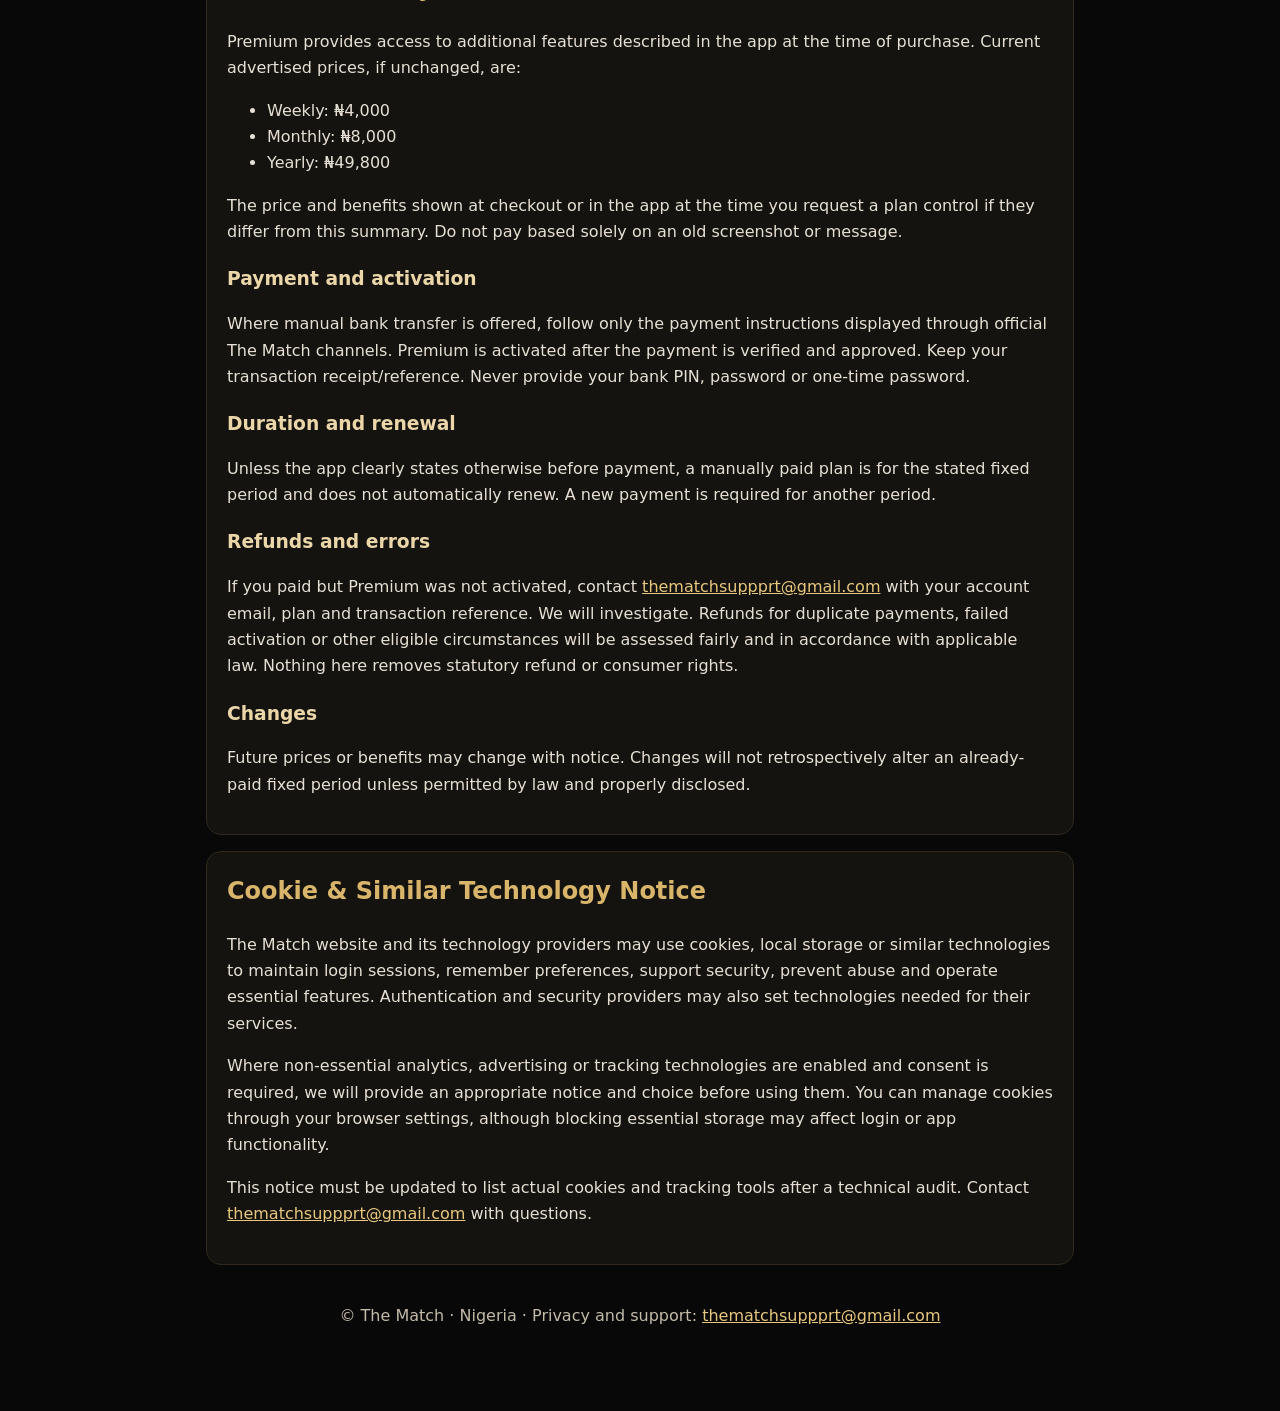
<file: terms.html>
<!doctype html>
<html lang="en">
<head>
<meta charset="utf-8">
<meta name="viewport" content="width=device-width,initial-scale=1">
<meta http-equiv="refresh" content="0;url=/legal.html#terms">
<title>Terms & Conditions | The Match</title>
<link rel="canonical" href="/legal.html#terms">
</head>
<body>
<p>Our current Terms & Conditions are in the <a href="/legal.html#terms">The Match Legal Centre</a>.</p>
</body>
</html>
</file>
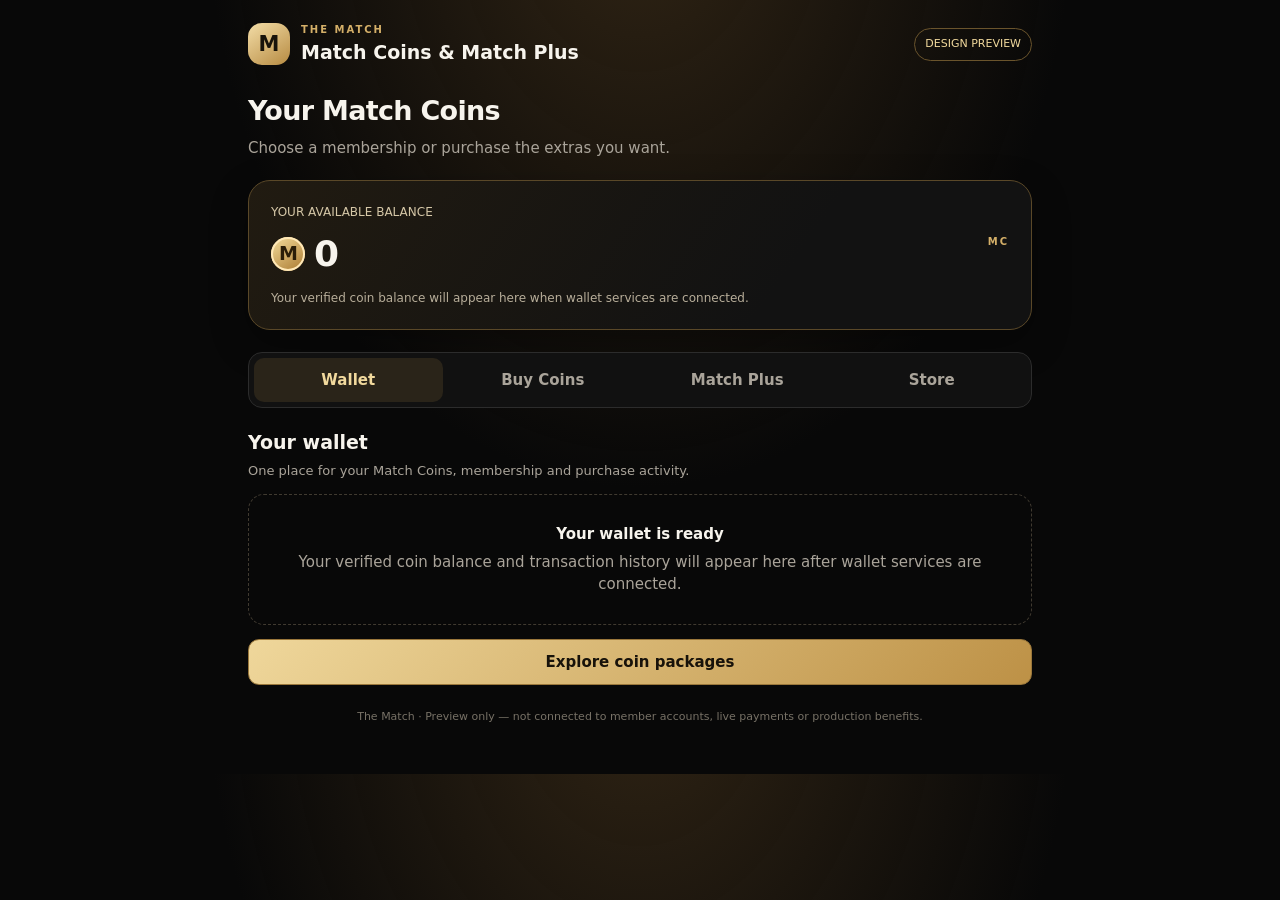
<file: previews/match-plus-store-preview.html>
<!doctype html>
<html lang="en">
<head>
<meta charset="utf-8">
<meta name="viewport" content="width=device-width,initial-scale=1">
<meta name="theme-color" content="#080808">
<title>The Match — Match Coins & Match Plus Preview</title>
<style>
:root{color-scheme:dark;--bg:#080808;--panel:#14120f;--line:#393126;--gold:#d4af68;--gold2:#f1d99d;--text:#f7f4ed;--muted:#aaa49a;--green:#9acb9d}
*{box-sizing:border-box}body{margin:0;background:radial-gradient(ellipse at 50% -15%,#302414 0,transparent 48%),var(--bg);color:var(--text);font:15px/1.5 system-ui,-apple-system,Segoe UI,sans-serif}
button{font:inherit;cursor:pointer}.shell{width:min(100%,820px);margin:auto;padding:22px 18px 48px}.top{display:flex;align-items:center;justify-content:space-between;gap:12px;margin-bottom:24px}.brand{display:flex;align-items:center;gap:11px}.mark{display:grid;place-items:center;width:42px;height:42px;border-radius:14px;background:linear-gradient(145deg,#f3dda7,#b78b42);color:#17120a;font-weight:900;font-size:21px}.eyebrow{margin:0;color:var(--gold);font-size:10px;font-weight:800;letter-spacing:2px}.brand h1{margin:1px 0 0;font-size:19px}.preview{padding:7px 10px;border:1px solid #6a542c;border-radius:999px;color:var(--gold2);font-size:11px;white-space:nowrap}
.intro{margin:0 0 20px}.intro h2{margin:0 0 6px;font-size:27px;letter-spacing:-.7px}.intro p{margin:0;color:var(--muted)}
.balance{padding:22px;border:1px solid #5a4828;border-radius:22px;background:linear-gradient(125deg,#211b11,#121212 68%);box-shadow:0 14px 38px #0005}.balance-label{color:#d5c7a7;font-size:12px}.balance-row{display:flex;align-items:center;justify-content:space-between;gap:12px}.balance-value{display:flex;align-items:center;gap:9px;margin:6px 0 0;font-size:36px;font-weight:800;letter-spacing:-1px}.coin{display:inline-grid;place-items:center;width:34px;height:34px;border-radius:50%;background:linear-gradient(145deg,#f6df9e,#a9782f);color:#2a1d08;font-size:19px;box-shadow:inset 0 0 0 2px #ffe8b7}.balance-note{margin:8px 0 0;color:#b8ae9a;font-size:12px}
.tabs{display:grid;grid-template-columns:repeat(4,1fr);gap:6px;margin:22px 0 20px;padding:5px;border:1px solid #2c2c2c;border-radius:14px;background:#111}.tab{padding:11px 5px;border:0;border-radius:10px;background:transparent;color:var(--muted);font-weight:650}.tab[aria-selected=true]{background:#2a2419;color:var(--gold2)}
.section-head{margin:0 0 14px}.section-head h3{margin:0;font-size:19px}.section-head p{margin:4px 0 0;color:var(--muted);font-size:13px}
.grid{display:grid;grid-template-columns:repeat(2,minmax(0,1fr));gap:12px}.pack,.tier,.item{padding:17px;border:1px solid #34302a;border-radius:17px;background:linear-gradient(160deg,#191919,#101010)}.pack.featured,.tier.featured{border-color:#8a6b34;box-shadow:inset 0 0 0 1px #8a6b3422}.tag{display:inline-block;margin-bottom:10px;padding:4px 8px;border-radius:99px;background:#302719;color:var(--gold2);font-size:10px;font-weight:750}.pack h4,.tier h4{margin:0;font-size:18px}.amount{margin:4px 0 2px;color:var(--gold2);font-size:25px;font-weight:850}.price{margin:0;color:var(--muted);font-size:13px}.pack button,.primary,.tier button{width:100%;margin-top:14px;padding:11px;border:1px solid #9a773b;border-radius:11px;background:linear-gradient(135deg,#efd79b,#bd9146);color:#17120a;font-weight:800}
.notice{margin-top:18px;padding:13px 14px;border:1px solid #383024;border-radius:13px;background:#17140f;color:#c8b995;font-size:12px}
.tier ul{margin:12px 0 0;padding-left:18px;color:#d4cec2;font-size:13px}.tier li{margin:5px 0}.tier .coin-cost{margin:8px 0 0;color:var(--gold2);font-size:23px;font-weight:850}.tier .duration{color:var(--muted);font-size:12px}.bonus{margin-top:10px;padding:9px;border-radius:10px;background:#1c261c;color:var(--green);font-size:12px}
.item-list{display:grid;gap:9px}.item{display:flex;align-items:center;justify-content:space-between;gap:12px;padding:13px 15px}.item strong{display:block}.item small{display:block;color:var(--muted);font-size:12px}.item b{white-space:nowrap;color:var(--gold2)}
.history-empty{padding:28px 18px;border:1px dashed #403a30;border-radius:16px;text-align:center;color:var(--muted)}.history-empty strong{display:block;margin-bottom:5px;color:var(--text);font-size:15px}
.hidden{display:none!important}.modal{position:fixed;inset:0;z-index:10;display:grid;place-items:center;padding:18px;background:#000b}.dialog{width:min(100%,390px);padding:22px;border:1px solid #806333;border-radius:19px;background:#171511;box-shadow:0 20px 60px #0009}.dialog h3{margin:0 0 7px}.dialog p{color:var(--muted);font-size:13px}.dialog button{width:100%;margin-top:10px;padding:11px;border:1px solid #5b4a2d;border-radius:11px;background:#282116;color:var(--gold2);font-weight:700}.dialog .close{background:transparent;color:var(--muted);border-color:#393939}
footer{margin-top:24px;color:#777166;text-align:center;font-size:11px}
@media(max-width:520px){.shell{padding:18px 14px 36px}.grid{gap:9px}.pack,.tier{padding:14px}.pack .amount{font-size:22px}.balance{padding:19px}.intro h2{font-size:24px}.tabs{grid-template-columns:repeat(2,1fr)}.item{align-items:flex-start}}
</style>
</head>
<body>
<main class="shell">
<header class="top"><div class="brand"><div class="mark">M</div><div><p class="eyebrow">THE MATCH</p><h1>Match Coins & Match Plus</h1></div></div><span class="preview">DESIGN PREVIEW</span></header>
<section class="intro"><h2>Your Match Coins</h2><p>Choose a membership or purchase the extras you want.</p></section>
<section class="balance" aria-label="Wallet balance"><div class="balance-row"><div><div class="balance-label">YOUR AVAILABLE BALANCE</div><div class="balance-value"><span class="coin" aria-hidden="true">M</span><span id="balance">0</span></div></div><span class="eyebrow">MC</span></div><p class="balance-note">Your verified coin balance will appear here when wallet services are connected.</p></section>
<nav class="tabs" role="tablist" aria-label="Store sections">
<button class="tab" id="tab-wallet" role="tab" aria-selected="true" aria-controls="wallet">Wallet</button>
<button class="tab" id="tab-coins" role="tab" aria-selected="false" aria-controls="coins">Buy Coins</button>
<button class="tab" id="tab-plus" role="tab" aria-selected="false" aria-controls="plus">Match Plus</button>
<button class="tab" id="tab-store" role="tab" aria-selected="false" aria-controls="store">Store</button>
</nav>
<section id="wallet" role="tabpanel" aria-labelledby="tab-wallet"><div class="section-head"><h3>Your wallet</h3><p>One place for your Match Coins, membership and purchase activity.</p></div><div class="history-empty"><strong>Your wallet is ready</strong>Your verified coin balance and transaction history will appear here after wallet services are connected.</div><button class="primary" data-open="coins">Explore coin packages</button></section>
<section id="coins" class="hidden" role="tabpanel" aria-labelledby="tab-coins"><div class="section-head"><h3>Buy Match Coins</h3><p>All packages below are the prices approved for this proposal.</p></div><div class="grid">
<article class="pack"><h4>Starter</h4><p class="amount">50 coins</p><p class="price">₦1,000</p><button data-preview="50 coins · ₦1,000">Preview package</button></article>
<article class="pack featured"><span class="tag">POPULAR</span><h4>Popular</h4><p class="amount">120 coins</p><p class="price">₦2,000</p><button data-preview="120 coins · ₦2,000">Preview package</button></article>
<article class="pack"><h4>Value</h4><p class="amount">260 coins</p><p class="price">₦4,000</p><button data-preview="260 coins · ₦4,000">Preview package</button></article>
<article class="pack"><h4>Premium Bundle</h4><p class="amount">700 coins</p><p class="price">₦10,000</p><button data-preview="700 coins · ₦10,000">Preview package</button></article>
<article class="pack"><h4>Ultimate Bundle</h4><p class="amount">1,500 coins</p><p class="price">₦20,000</p><button data-preview="1,500 coins · ₦20,000">Preview package</button></article>
</div><div class="notice">Payment and coin crediting are not active in this preview. A payment must be verified before coins are credited.</div></section>
<section id="plus" class="hidden" role="tabpanel" aria-labelledby="tab-plus"><div class="section-head"><h3>Choose your Match Plus membership</h3><p>Each tier has its own benefits. Match Annual includes every membership benefit.</p></div><div class="grid">
<article class="tier"><span class="tag">30 DAYS</span><h4>Match Plus</h4><p class="coin-cost">300 coins</p><p class="duration">₦5,999 reference price</p><ul><li>See who likes you</li><li>Premium Nearby cards</li><li>Expanded age and distance controls</li><li>Verified and recently-active filters</li><li>3 daily Rewinds</li><li>3 Stories per day</li><li>Match Plus badge</li></ul><button data-preview="Match Plus · 300 coins">Preview membership</button></article>
<article class="tier featured"><span class="tag">90 DAYS</span><h4>Match Quarterly</h4><p class="coin-cost">800 coins</p><p class="duration">₦15,999 reference price</p><ul><li>Everything in Match Plus</li><li>Unlimited daily Likes</li><li>All advanced Discovery filters</li><li>10 daily Rewinds</li><li>Unlimited Stories</li><li>Read receipts</li><li>Priority profile visibility</li><li>One Profile Boost every 7 days</li><li>Quarterly badge</li></ul><button data-preview="Match Quarterly · 800 coins">Preview membership</button></article>
<article class="tier"><span class="tag">365 DAYS</span><h4>Match Annual</h4><p class="coin-cost">2,800 coins</p><p class="duration">₦49,999 reference price</p><ul><li>Every Match Plus and Quarterly benefit</li><li>Incognito browsing</li><li>Unlimited Rewinds</li><li>All Premium messaging benefits</li><li>One Profile Boost every 24 hours</li><li>Exclusive Annual gold badge</li><li>Access to future Annual-member benefits</li></ul><div class="bonus">+ 50 bonus coins every 30 days while active</div><button data-preview="Match Annual · 2,800 coins">Preview membership</button></article>
</div><div class="notice">Membership benefits shown here are a proposed draft for review against the live app's existing Premium implementation. This preview does not activate a membership or change existing subscriptions.</div></section>
<section id="store" class="hidden" role="tabpanel" aria-labelledby="tab-store"><div class="section-head"><h3>Individual Match Store</h3><p>Purchase optional extras with coins, even without a Match Plus membership.</p></div><div class="item-list">
<div class="item"><div><strong>Profile Boost · 24 hours</strong><small>Move your profile ahead of eligible profiles in Discover.</small></div><b>40 coins</b></div>
<div class="item"><div><strong>3 Profile Boosts</strong><small>Three separate 24-hour boosts.</small></div><b>100 coins</b></div>
<div class="item"><div><strong>1 Super Like</strong><small>Send a stronger signal of interest.</small></div><b>10 coins</b></div>
<div class="item"><div><strong>5 Super Likes</strong><small>Five special Likes.</small></div><b>45 coins</b></div>
<div class="item"><div><strong>10 Extra Likes</strong><small>Additional Likes beyond your normal allowance.</small></div><b>30 coins</b></div>
<div class="item"><div><strong>30 Extra Likes</strong><small>A larger pack of additional Likes.</small></div><b>75 coins</b></div>
<div class="item"><div><strong>Priority Visibility · 7 days</strong><small>Enhanced placement in eligible Discovery results.</small></div><b>100 coins</b></div>
<div class="item"><div><strong>Priority Visibility · 30 days</strong><small>Longer-lasting enhanced placement.</small></div><b>250 coins</b></div>
<div class="item"><div><strong>Special Profile Badge</strong><small>Decorative badge, not an identity-verification mark.</small></div><b>100 coins</b></div>
<div class="item"><div><strong>Animated Profile Effect</strong><small>Optional visual effect for your profile.</small></div><b>150 coins</b></div>
</div><div class="notice">A member who already has a benefit through Match Plus will not be charged twice for that same active benefit. Official verification badges are never sold.</div></section>
<footer>The Match · Preview only — not connected to member accounts, live payments or production benefits.</footer>
</main>
<div class="modal hidden" id="modal" role="dialog" aria-modal="true" aria-labelledby="modal-title"><div class="dialog"><h3 id="modal-title">Preview only</h3><p id="modal-copy">This is a design preview. No payment will be started and no coins or membership will be issued.</p><button class="close" id="close-modal">Got it</button></div></div>
<script>
(()=>{'use strict';
const ids=['wallet','coins','plus','store'];const tabs=ids.map(id=>document.getElementById('tab-'+id));
function activate(id){ids.forEach((name,i)=>{document.getElementById(name).classList.toggle('hidden',name!==id);tabs[i].setAttribute('aria-selected',String(name===id));});}
tabs.forEach((tab,i)=>tab.addEventListener('click',()=>activate(ids[i])));
document.querySelectorAll('[data-open]').forEach(button=>button.addEventListener('click',()=>activate(button.dataset.open)));
const modal=document.getElementById('modal');
document.querySelectorAll('[data-preview]').forEach(button=>button.addEventListener('click',()=>{document.getElementById('modal-title').textContent=button.dataset.preview;document.getElementById('modal-copy').textContent='This is a visual preview only. No payment will be started and no wallet balance or membership status will change.';modal.classList.remove('hidden');}));
document.getElementById('close-modal').addEventListener('click',()=>modal.classList.add('hidden'));
modal.addEventListener('click',event=>{if(event.target===modal)modal.classList.add('hidden');});
document.addEventListener('keydown',event=>{if(event.key==='Escape')modal.classList.add('hidden');});
})();
</script>
</body>
</html>
</file>
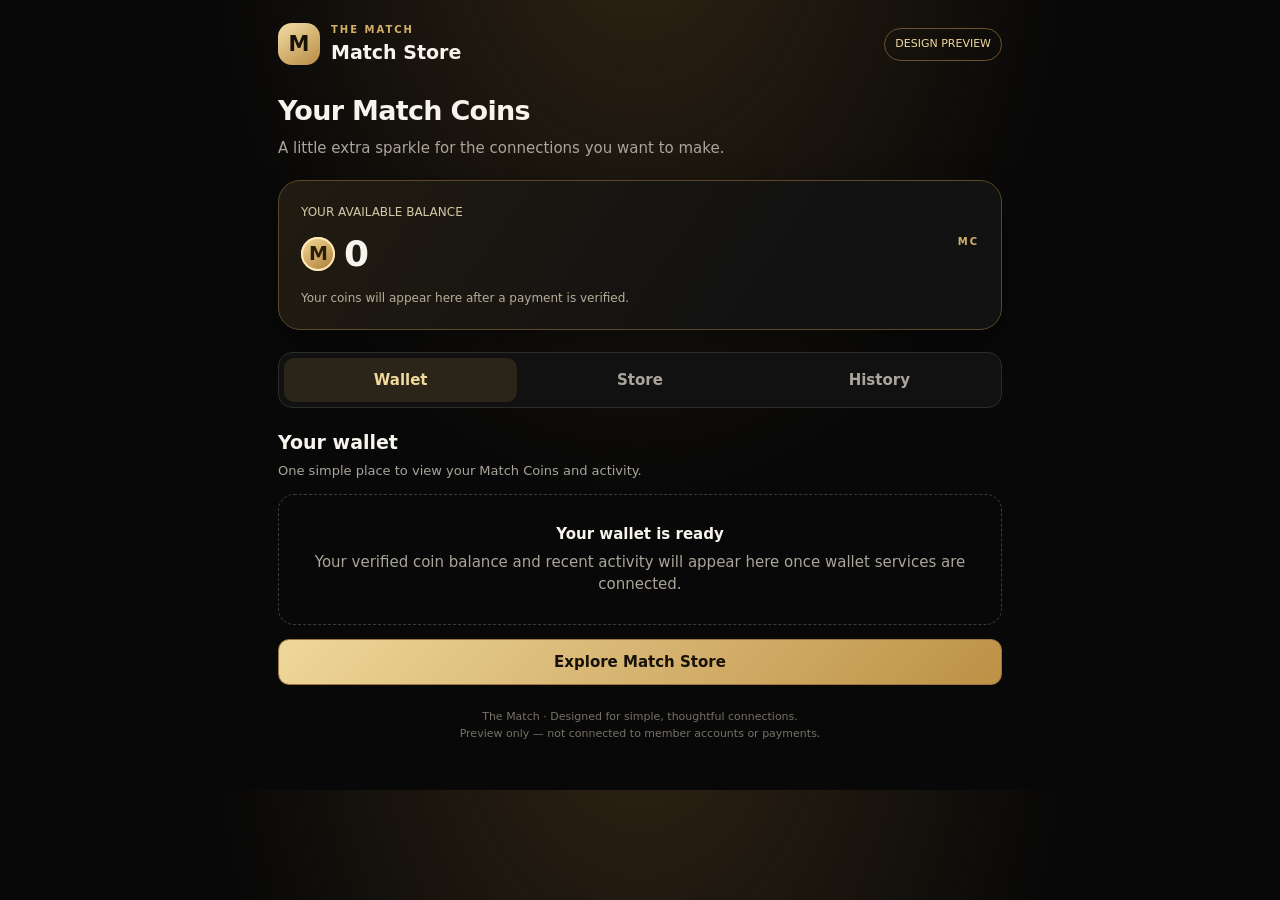
<file: previews/match-store-preview.html>
<!doctype html>
<html lang="en">
<head>
<meta charset="utf-8">
<meta name="viewport" content="width=device-width, initial-scale=1">
<meta name="theme-color" content="#080808">
<title>The Match — Store Preview</title>
<style>
:root{color-scheme:dark;--bg:#080808;--line:#30291d;--gold:#d4af68;--gold2:#f1d99d;--text:#f7f4ed;--muted:#aaa49a}
*{box-sizing:border-box}body{margin:0;background:radial-gradient(ellipse at 50% -15%,#302414 0,transparent 48%),var(--bg);color:var(--text);font:15px/1.5 system-ui,-apple-system,Segoe UI,sans-serif}
button{font:inherit;cursor:pointer}.shell{width:min(100%,760px);margin:auto;padding:22px 18px 48px}.top{display:flex;align-items:center;justify-content:space-between;gap:12px;margin-bottom:24px}.brand{display:flex;align-items:center;gap:11px}.mark{display:grid;place-items:center;width:42px;height:42px;border-radius:14px;background:linear-gradient(145deg,#f3dda7,#b78b42);color:#17120a;font-weight:900;font-size:21px}.eyebrow{margin:0;color:var(--gold);font-size:10px;font-weight:800;letter-spacing:2px}.brand h1{margin:1px 0 0;font-size:19px}.preview{padding:7px 10px;border:1px solid #6a542c;border-radius:999px;color:var(--gold2);font-size:11px;white-space:nowrap}
.intro{margin:0 0 20px}.intro h2{margin:0 0 6px;font-size:27px;letter-spacing:-.7px}.intro p{margin:0;color:var(--muted)}
.balance{padding:22px;border:1px solid #5a4828;border-radius:22px;background:linear-gradient(125deg,#211b11,#121212 68%);box-shadow:0 14px 38px #0005}.balance-label{color:#d5c7a7;font-size:12px}.balance-row{display:flex;align-items:center;justify-content:space-between;gap:12px}.balance-value{display:flex;align-items:center;gap:9px;margin:6px 0 0;font-size:36px;font-weight:800;letter-spacing:-1px}.coin{display:inline-grid;place-items:center;width:34px;height:34px;border-radius:50%;background:linear-gradient(145deg,#f6df9e,#a9782f);color:#2a1d08;font-size:19px;box-shadow:inset 0 0 0 2px #ffe8b7}.balance-note{margin:8px 0 0;color:#b8ae9a;font-size:12px}.tabs{display:grid;grid-template-columns:repeat(3,1fr);gap:6px;margin:22px 0 20px;padding:5px;border:1px solid #2c2c2c;border-radius:14px;background:#111}.tab{padding:11px 5px;border:0;border-radius:10px;background:transparent;color:var(--muted);font-weight:650}.tab[aria-selected=true]{background:#2a2419;color:var(--gold2)}
.section-head{margin:0 0 14px}.section-head h3{margin:0;font-size:19px}.section-head p{margin:4px 0 0;color:var(--muted);font-size:13px}
.grid{display:grid;grid-template-columns:repeat(2,minmax(0,1fr));gap:12px}.pack{padding:17px;border:1px solid #34302a;border-radius:17px;background:linear-gradient(160deg,#191919,#101010)}.pack.featured{border-color:#8a6b34;box-shadow:inset 0 0 0 1px #8a6b3422}.tag{display:inline-block;margin-bottom:10px;padding:4px 8px;border-radius:99px;background:#302719;color:var(--gold2);font-size:10px;font-weight:750}.pack h4{margin:0;font-size:20px}.pack .amount{margin:4px 0 2px;color:var(--gold2);font-size:25px;font-weight:850}.pack .price{margin:0;color:var(--muted);font-size:13px}.pack button,.primary{width:100%;margin-top:14px;padding:11px;border:1px solid #9a773b;border-radius:11px;background:linear-gradient(135deg,#efd79b,#bd9146);color:#17120a;font-weight:800}
.notice{margin-top:18px;padding:13px 14px;border:1px solid #383024;border-radius:13px;background:#17140f;color:#c8b995;font-size:12px}
.history-empty{padding:28px 18px;border:1px dashed #403a30;border-radius:16px;text-align:center;color:var(--muted)}.history-empty strong{display:block;margin-bottom:5px;color:var(--text);font-size:15px}
.hidden{display:none!important}.modal{position:fixed;inset:0;z-index:10;display:grid;place-items:center;padding:18px;background:#000b}.dialog{width:min(100%,390px);padding:22px;border:1px solid #806333;border-radius:19px;background:#171511;box-shadow:0 20px 60px #0009}.dialog h3{margin:0 0 7px}.dialog p{color:var(--muted);font-size:13px}.dialog button{width:100%;margin-top:10px;padding:11px;border:1px solid #5b4a2d;border-radius:11px;background:#282116;color:var(--gold2);font-weight:700}.dialog .close{background:transparent;color:var(--muted);border-color:#393939}
footer{margin-top:24px;color:#777166;text-align:center;font-size:11px}
@media(max-width:480px){.shell{padding:18px 14px 36px}.grid{gap:9px}.pack{padding:14px}.pack h4{font-size:17px}.pack .amount{font-size:22px}.balance{padding:19px}.intro h2{font-size:24px}}
</style>
</head>
<body>
<main class="shell">
<header class="top"><div class="brand"><div class="mark">M</div><div><p class="eyebrow">THE MATCH</p><h1>Match Store</h1></div></div><span class="preview">DESIGN PREVIEW</span></header>
<section class="intro"><h2>Your Match Coins</h2><p>A little extra sparkle for the connections you want to make.</p></section>
<section class="balance" aria-label="Wallet balance"><div class="balance-row"><div><div class="balance-label">YOUR AVAILABLE BALANCE</div><div class="balance-value"><span class="coin" aria-hidden="true">M</span><span id="balance">0</span></div></div><span class="eyebrow">MC</span></div><p class="balance-note">Your coins will appear here after a payment is verified.</p></section>
<nav class="tabs" role="tablist" aria-label="Store sections"><button class="tab" id="tab-wallet" role="tab" aria-selected="true" aria-controls="wallet">Wallet</button><button class="tab" id="tab-store" role="tab" aria-selected="false" aria-controls="store">Store</button><button class="tab" id="tab-history" role="tab" aria-selected="false" aria-controls="history">History</button></nav>
<section id="wallet" role="tabpanel" aria-labelledby="tab-wallet"><div class="section-head"><h3>Your wallet</h3><p>One simple place to view your Match Coins and activity.</p></div><div class="history-empty"><strong>Your wallet is ready</strong>Your verified coin balance and recent activity will appear here once wallet services are connected.</div><button class="primary" data-open-store>Explore Match Store</button></section>
<section id="store" class="hidden" role="tabpanel" aria-labelledby="tab-store"><div class="section-head"><h3>Choose a coin pack</h3><p>Pick a pack that feels right. You can use coins for optional in-app extras.</p></div><div class="grid">
<article class="pack"><h4>Starter</h4><p class="amount">100 MC</p><p class="price">₦500 · suggested price</p><button data-pack="Starter · 100 MC · ₦500">Preview pack</button></article>
<article class="pack featured"><span class="tag">POPULAR</span><h4>Plus</h4><p class="amount">250 MC</p><p class="price">₦1,000 · suggested price</p><button data-pack="Plus · 250 MC · ₦1,000">Preview pack</button></article>
<article class="pack"><h4>Premium</h4><p class="amount">600 MC</p><p class="price">₦2,000 · suggested price</p><button data-pack="Premium · 600 MC · ₦2,000">Preview pack</button></article>
<article class="pack"><h4>Value</h4><p class="amount">1,600 MC</p><p class="price">₦5,000 · suggested price</p><button data-pack="Value · 1,600 MC · ₦5,000">Preview pack</button></article>
</div><div class="notice">Prices and coin amounts are design placeholders only. No payment is collected and no coins are issued in this preview.</div></section>
<section id="history" class="hidden" role="tabpanel" aria-labelledby="tab-history"><div class="section-head"><h3>Transaction history</h3><p>Keep track of verified purchases and how coins are used.</p></div><div class="history-empty"><strong>No transactions yet</strong>Your completed purchases and coin activity will appear here.</div></section>
<footer>The Match · Designed for simple, thoughtful connections.<br>Preview only — not connected to member accounts or payments.</footer>
</main>
<div class="modal hidden" id="modal" role="dialog" aria-modal="true" aria-labelledby="modal-title"><div class="dialog"><h3 id="modal-title">Preview only</h3><p id="modal-copy">This screen is a design preview. Payments and wallet credits are not active.</p><button class="close" id="close-modal">Got it</button></div></div>
<script>
(()=>{'use strict';
const ids=['wallet','store','history'];
const tabs=ids.map(id=>document.getElementById('tab-'+id));
function activate(id){ids.forEach((name,i)=>{document.getElementById(name).classList.toggle('hidden',name!==id);tabs[i].setAttribute('aria-selected',String(name===id));});}
tabs.forEach((tab,i)=>tab.addEventListener('click',()=>activate(ids[i])));
document.querySelector('[data-open-store]').addEventListener('click',()=>activate('store'));
const modal=document.getElementById('modal');
document.querySelectorAll('[data-pack]').forEach(button=>button.addEventListener('click',()=>{document.getElementById('modal-title').textContent=button.dataset.pack;document.getElementById('modal-copy').textContent='This is a visual preview only. No payment will be started and your wallet balance will not change.';modal.classList.remove('hidden');}));
document.getElementById('close-modal').addEventListener('click',()=>modal.classList.add('hidden'));
modal.addEventListener('click',event=>{if(event.target===modal)modal.classList.add('hidden');});
document.addEventListener('keydown',event=>{if(event.key==='Escape')modal.classList.add('hidden');});
})();
</script>
</body>
</html>
</file>
